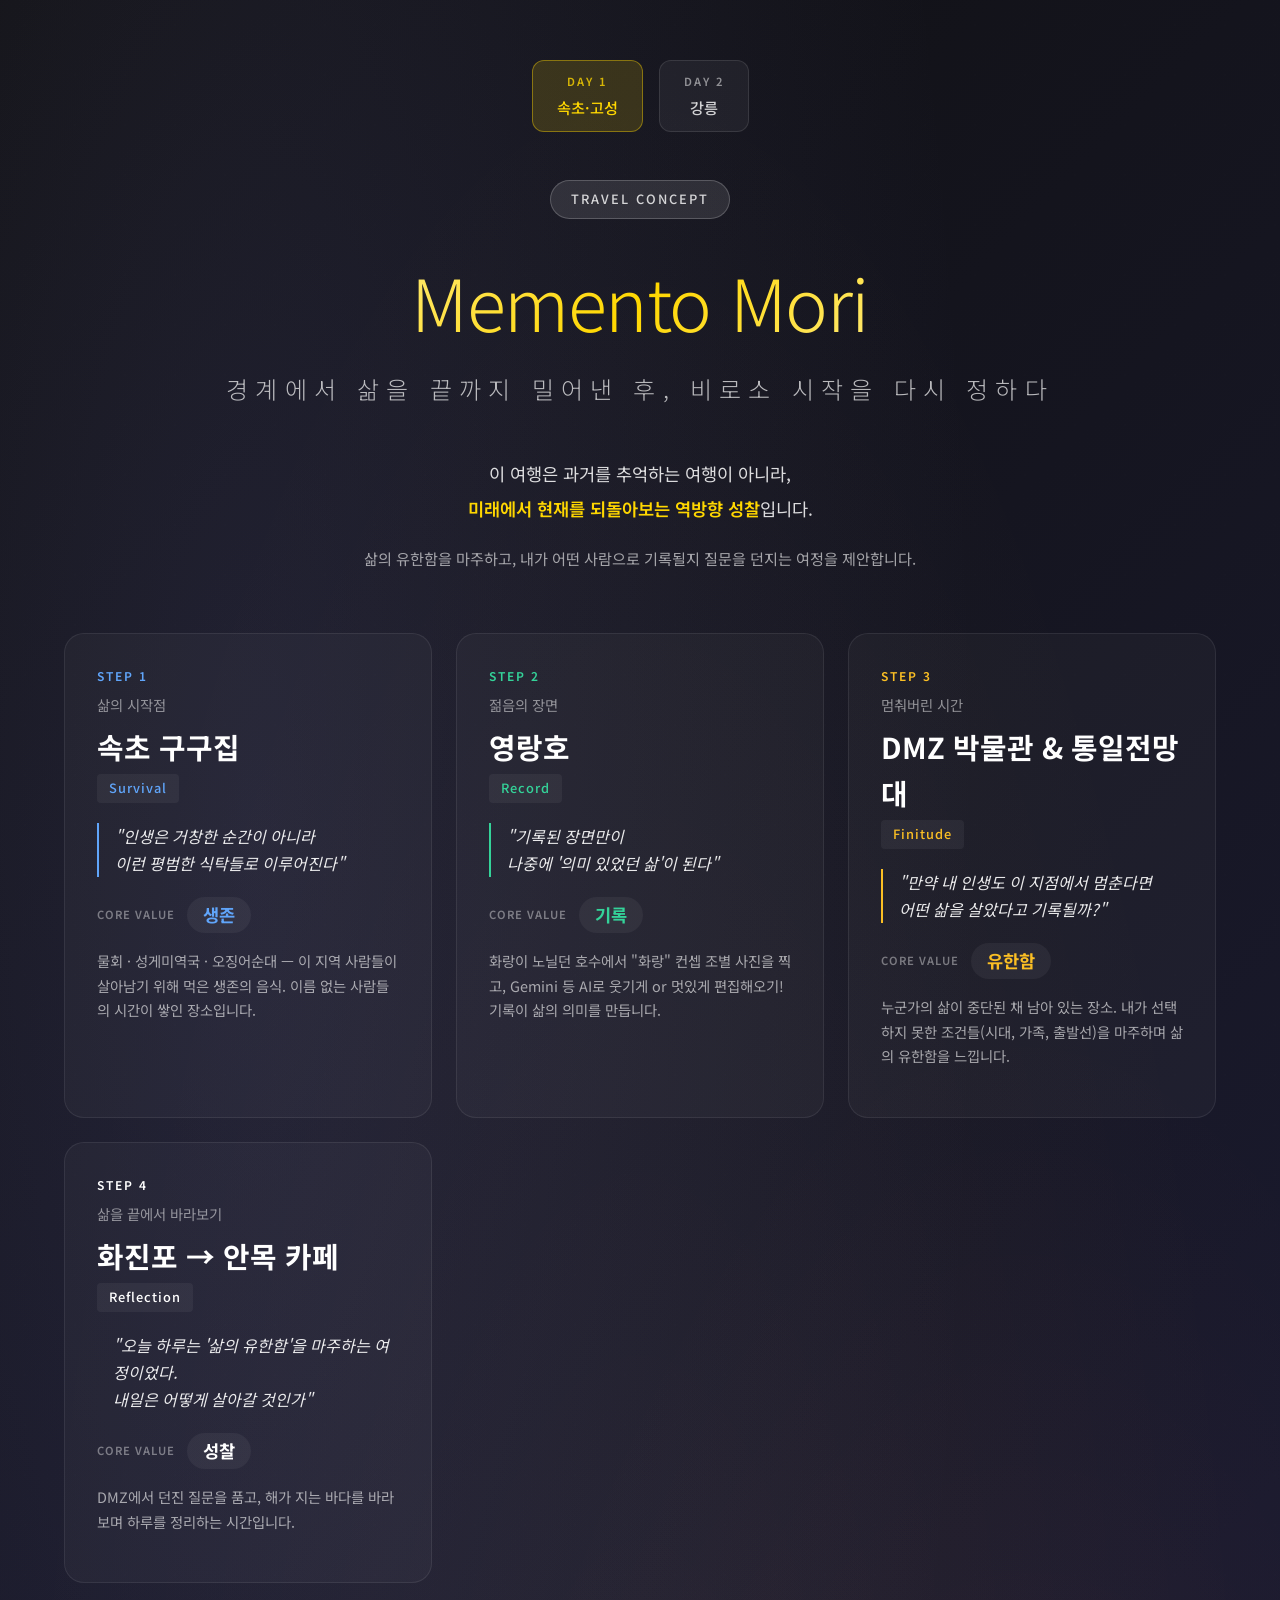
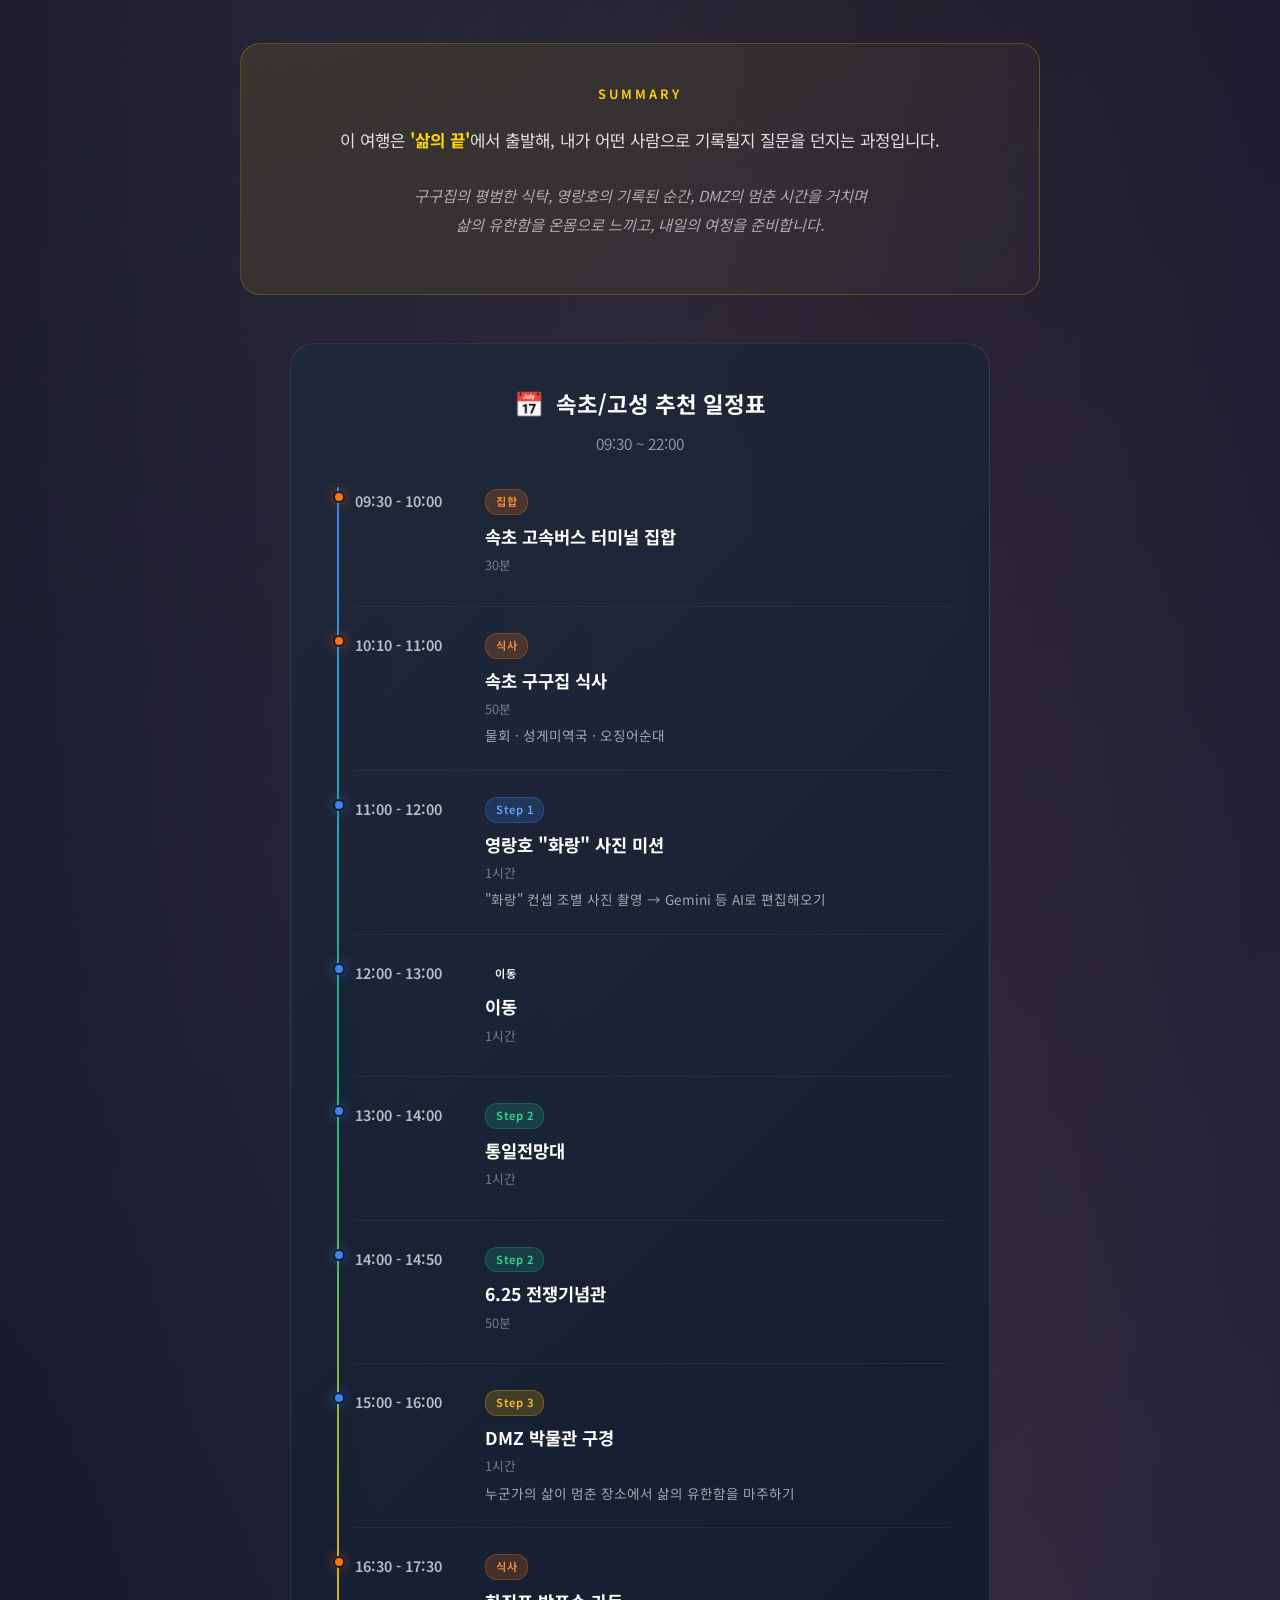
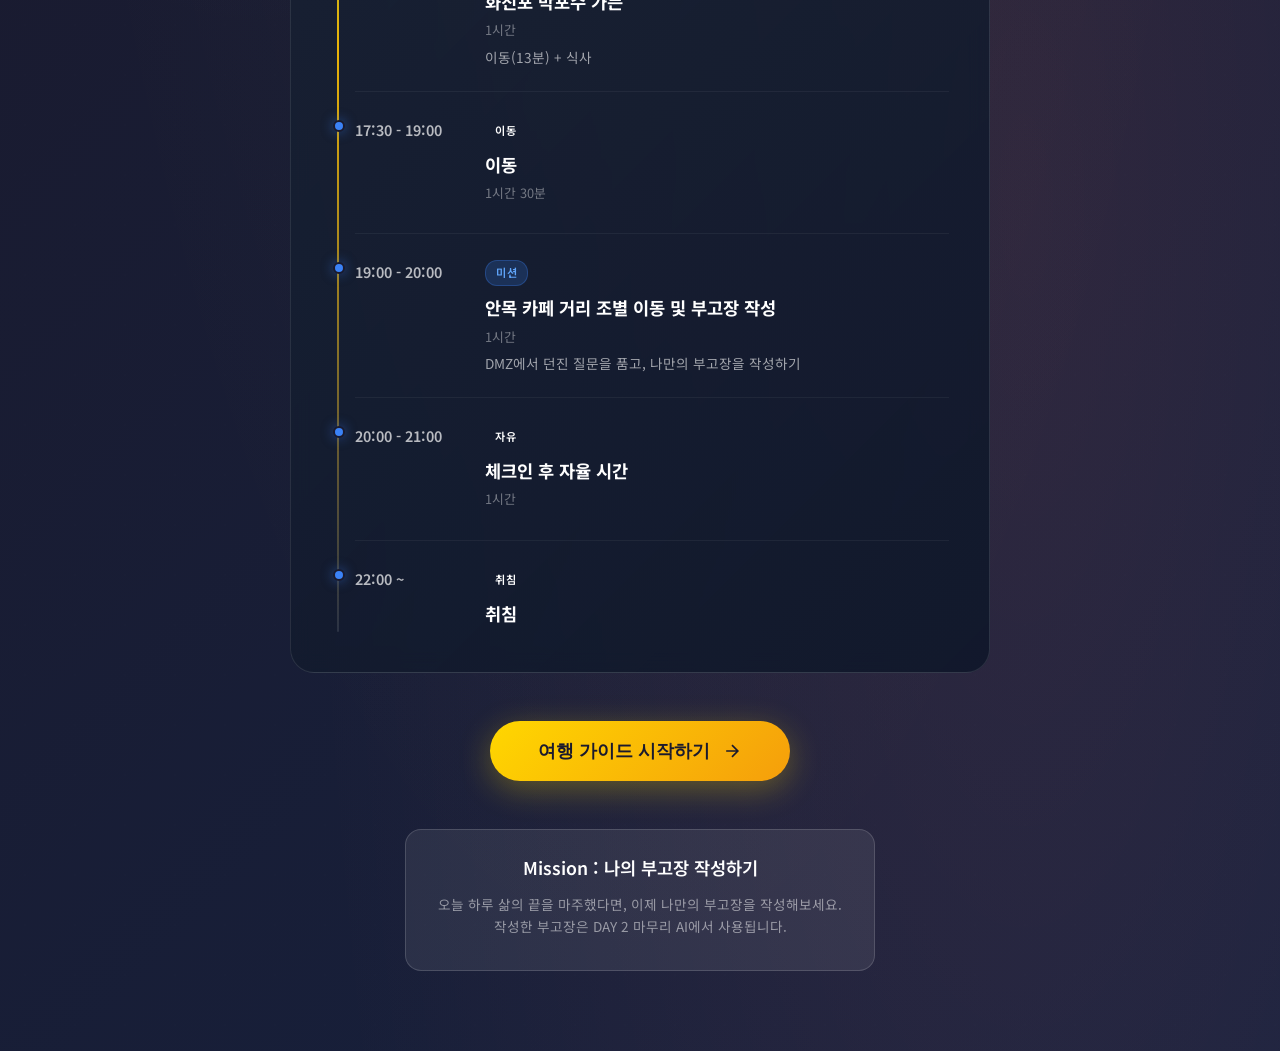
<file: index.html>
<!DOCTYPE html>
<html lang="ko">
<head>
  <meta charset="UTF-8">
  <meta name="viewport" content="width=device-width, initial-scale=1.0">
  <meta name="description" content="속초·고성 여행 코스 - Memento Mori. 삶을 끝에서 바라보는 성찰의 여정">
  <meta name="keywords" content="속초, 고성, DMZ, 영랑호, 화진포, 통일전망대, 속초맛집, 속초카페">
  <title>DAY 1 — 속초·고성 | Memento Mori</title>
  <link rel="preconnect" href="https://fonts.googleapis.com">
  <link rel="preconnect" href="https://fonts.gstatic.com" crossorigin>
  <link href="https://fonts.googleapis.com/css2?family=Noto+Sans+KR:wght@400;500;600;700&display=swap" rel="stylesheet">
  <link rel="stylesheet" href="css/style.css">
  <link rel="stylesheet" href="css/day1.css">
</head>
<body>
  <!-- Intro Page -->
  <section class="intro-page" id="introPage">
    <div class="intro-overlay"></div>
    <div class="intro-content">
      <!-- Day Navigation -->
      <div class="day-nav">
        <span class="day-nav-item active">
          <span class="day-nav-number">DAY 1</span>
          <span class="day-nav-place">속초·고성</span>
        </span>
        <a href="day2.html" class="day-nav-item">
          <span class="day-nav-number">DAY 2</span>
          <span class="day-nav-place">강릉</span>
        </a>
      </div>

      <div class="intro-header">
        <span class="intro-badge">Travel Concept</span>
        <h1 class="intro-title">Memento Mori</h1>
        <p class="intro-subtitle-en">경계에서 삶을 끝까지 밀어낸 후, 비로소 시작을 다시 정하다</p>
      </div>

      <div class="intro-description">
        <p>이 여행은 과거를 추억하는 여행이 아니라,<br>
        <strong>미래에서 현재를 되돌아보는 역방향 성찰</strong>입니다.</p>
        <p class="intro-description-sub">삶의 유한함을 마주하고, 내가 어떤 사람으로 기록될지 질문을 던지는 여정을 제안합니다.</p>
      </div>

      <!-- DAY 2 스타일 스텝 카드 -->
      <div class="intro-steps">
        <!-- Step 1 -->
        <div class="intro-step">
          <div class="step-number">Step 1</div>
          <div class="step-phase">삶의 시작점</div>
          <h3 class="step-place">속초 구구집</h3>
          <span class="step-keyword">Survival</span>
          <p class="step-question">"인생은 거창한 순간이 아니라<br>이런 평범한 식탁들로 이루어진다"</p>
          <div class="step-value">
            <span class="value-label">Core Value</span>
            <span class="value-text">생존</span>
          </div>
          <p class="step-context">물회 · 성게미역국 · 오징어순대 — 이 지역 사람들이 살아남기 위해 먹은 생존의 음식. 이름 없는 사람들의 시간이 쌓인 장소입니다.</p>
        </div>

        <!-- Step 2 -->
        <div class="intro-step">
          <div class="step-number">Step 2</div>
          <div class="step-phase">젊음의 장면</div>
          <h3 class="step-place">영랑호</h3>
          <span class="step-keyword">Record</span>
          <p class="step-question">"기록된 장면만이<br>나중에 '의미 있었던 삶'이 된다"</p>
          <div class="step-value">
            <span class="value-label">Core Value</span>
            <span class="value-text">기록</span>
          </div>
          <p class="step-context">화랑이 노닐던 호수에서 "화랑" 컨셉 조별 사진을 찍고, Gemini 등 AI로 웃기게 or 멋있게 편집해오기! 기록이 삶의 의미를 만듭니다.</p>
        </div>

        <!-- Step 3 -->
        <div class="intro-step">
          <div class="step-number">Step 3</div>
          <div class="step-phase">멈춰버린 시간</div>
          <h3 class="step-place">DMZ 박물관 & 통일전망대</h3>
          <span class="step-keyword">Finitude</span>
          <p class="step-question">"만약 내 인생도 이 지점에서 멈춘다면<br>어떤 삶을 살았다고 기록될까?"</p>
          <div class="step-value">
            <span class="value-label">Core Value</span>
            <span class="value-text">유한함</span>
          </div>
          <p class="step-context">누군가의 삶이 중단된 채 남아 있는 장소. 내가 선택하지 못한 조건들(시대, 가족, 출발선)을 마주하며 삶의 유한함을 느낍니다.</p>
        </div>

        <!-- Step 4 -->
        <div class="intro-step">
          <div class="step-number">Step 4</div>
          <div class="step-phase">삶을 끝에서 바라보기</div>
          <h3 class="step-place">화진포 → 안목 카페</h3>
          <span class="step-keyword">Reflection</span>
          <p class="step-question">"오늘 하루는 '삶의 유한함'을 마주하는 여정이었다.<br>내일은 어떻게 살아갈 것인가"</p>
          <div class="step-value">
            <span class="value-label">Core Value</span>
            <span class="value-text">성찰</span>
          </div>
          <p class="step-context">DMZ에서 던진 질문을 품고, 해가 지는 바다를 바라보며 하루를 정리하는 시간입니다.</p>
        </div>
      </div>

      <div class="intro-summary">
        <div class="summary-box">
          <h4>Summary</h4>
          <p>이 여행은 <strong>'삶의 끝'</strong>에서 출발해, 내가 어떤 사람으로 기록될지 질문을 던지는 과정입니다.</p>
          <p class="summary-closing">구구집의 평범한 식탁, 영랑호의 기록된 순간, DMZ의 멈춘 시간을 거치며<br>
          <em>삶의 유한함</em>을 온몸으로 느끼고, 내일의 여정을 준비합니다.</p>
        </div>
      </div>

      <!-- Daily Schedule -->
      <div class="intro-schedule">
        <h3 class="schedule-title">
          <span class="schedule-icon">&#128197;</span>
          속초/고성 추천 일정표
        </h3>
        <p class="schedule-subtitle">09:30 ~ 22:00</p>

        <div class="schedule-timeline">
          <div class="schedule-item meal">
            <div class="schedule-time">09:30 - 10:00</div>
            <div class="schedule-content">
              <span class="schedule-badge meal-badge">집합</span>
              <h4>속초 고속버스 터미널 집합</h4>
              <p class="schedule-duration">30분</p>
            </div>
          </div>

          <div class="schedule-item meal">
            <div class="schedule-time">10:10 - 11:00</div>
            <div class="schedule-content">
              <span class="schedule-badge meal-badge">식사</span>
              <h4>속초 구구집 식사</h4>
              <p class="schedule-duration">50분</p>
              <p class="schedule-note">물회 · 성게미역국 · 오징어순대</p>
            </div>
          </div>

          <div class="schedule-item">
            <div class="schedule-time">11:00 - 12:00</div>
            <div class="schedule-content">
              <span class="schedule-badge step1">Step 1</span>
              <h4>영랑호 "화랑" 사진 미션</h4>
              <p class="schedule-duration">1시간</p>
              <p class="schedule-note">"화랑" 컨셉 조별 사진 촬영 → Gemini 등 AI로 편집해오기</p>
            </div>
          </div>

          <div class="schedule-item">
            <div class="schedule-time">12:00 - 13:00</div>
            <div class="schedule-content">
              <span class="schedule-badge">이동</span>
              <h4>이동</h4>
              <p class="schedule-duration">1시간</p>
            </div>
          </div>

          <div class="schedule-item">
            <div class="schedule-time">13:00 - 14:00</div>
            <div class="schedule-content">
              <span class="schedule-badge step2">Step 2</span>
              <h4>통일전망대</h4>
              <p class="schedule-duration">1시간</p>
            </div>
          </div>

          <div class="schedule-item">
            <div class="schedule-time">14:00 - 14:50</div>
            <div class="schedule-content">
              <span class="schedule-badge step2">Step 2</span>
              <h4>6.25 전쟁기념관</h4>
              <p class="schedule-duration">50분</p>
            </div>
          </div>

          <div class="schedule-item">
            <div class="schedule-time">15:00 - 16:00</div>
            <div class="schedule-content">
              <span class="schedule-badge step3">Step 3</span>
              <h4>DMZ 박물관 구경</h4>
              <p class="schedule-duration">1시간</p>
              <p class="schedule-note">누군가의 삶이 멈춘 장소에서 삶의 유한함을 마주하기</p>
            </div>
          </div>

          <div class="schedule-item meal">
            <div class="schedule-time">16:30 - 17:30</div>
            <div class="schedule-content">
              <span class="schedule-badge meal-badge">식사</span>
              <h4>화진포 박포수 가든</h4>
              <p class="schedule-duration">1시간</p>
              <p class="schedule-note">이동(13분) + 식사</p>
            </div>
          </div>

          <div class="schedule-item">
            <div class="schedule-time">17:30 - 19:00</div>
            <div class="schedule-content">
              <span class="schedule-badge">이동</span>
              <h4>이동</h4>
              <p class="schedule-duration">1시간 30분</p>
            </div>
          </div>

          <div class="schedule-item">
            <div class="schedule-time">19:00 - 20:00</div>
            <div class="schedule-content">
              <span class="schedule-badge step1">미션</span>
              <h4>안목 카페 거리 조별 이동 및 부고장 작성</h4>
              <p class="schedule-duration">1시간</p>
              <p class="schedule-note">DMZ에서 던진 질문을 품고, 나만의 부고장을 작성하기</p>
            </div>
          </div>

          <div class="schedule-item">
            <div class="schedule-time">20:00 - 21:00</div>
            <div class="schedule-content">
              <span class="schedule-badge">자유</span>
              <h4>체크인 후 자율 시간</h4>
              <p class="schedule-duration">1시간</p>
            </div>
          </div>

          <div class="schedule-item">
            <div class="schedule-time">22:00 ~</div>
            <div class="schedule-content">
              <span class="schedule-badge">취침</span>
              <h4>취침</h4>
            </div>
          </div>
        </div>
      </div>

      <button class="intro-cta" id="enterSite">
        <span>여행 가이드 시작하기</span>
        <svg width="20" height="20" viewBox="0 0 24 24" fill="none" stroke="currentColor" stroke-width="2">
          <path d="M5 12h14M12 5l7 7-7 7"/>
        </svg>
      </button>

      <!-- 부고장 작성 미션 -->
      <div class="intro-wrapup">
        <div class="wrapup-box">
          <h4>Mission : 나의 부고장 작성하기</h4>
          <p class="wrapup-instruction">오늘 하루 삶의 끝을 마주했다면, 이제 나만의 부고장을 작성해보세요.<br>작성한 부고장은 DAY 2 마무리 AI에서 사용됩니다.</p>
        </div>
      </div>
    </div>
  </section>

  <!-- Main Site (가이드 탭) -->
  <div class="main-site" id="mainSite">

  <!-- Header -->
  <header class="header">
    <div class="container">
      <nav class="nav">
        <a href="#" class="logo">
          <span class="logo-icon">&#127969;</span>
          <span class="logo-text">속초 여행 가이드</span>
        </a>
        <ul class="nav-links">
          <li><a href="#restaurants" class="nav-section-link" data-page="restaurant">맛집 목록</a></li>
          <li><a href="#cafes" class="nav-section-link" data-page="cafe">카페 목록</a></li>
          <li><a href="#info">여행 정보</a></li>
        </ul>
        <button class="mobile-menu-btn" aria-label="메뉴">
          <span></span>
          <span></span>
          <span></span>
        </button>
      </nav>
    </div>
  </header>

  <!-- Main Tab Navigation -->
  <div class="main-tabs">
    <div class="container">
      <div class="tab-buttons">
        <button class="tab-btn active" data-tab="restaurant">
          <span class="tab-icon">&#127858;</span>
          <span class="tab-text">속초 맛집</span>
        </button>
        <button class="tab-btn" data-tab="cafe">
          <span class="tab-icon">&#9749;</span>
          <span class="tab-text">속초 카페</span>
        </button>
      </div>
    </div>
  </div>

  <!-- Tab Content: Restaurant -->
  <div class="tab-content active" data-tab-content="restaurant">

  <section class="hero restaurant-hero">
    <div class="hero-overlay"></div>
    <div class="hero-content">
      <h1 class="hero-title">속초 맛집 가이드</h1>
      <p class="hero-subtitle">속초 현지인이 추천하는<br>검증된 맛집 리스트</p>
      <div class="hero-stats">
        <div class="stat">
          <span class="stat-number" id="totalRestaurants">7</span>
          <span class="stat-label">검증된 식당</span>
        </div>
        <div class="stat">
          <span class="stat-number">2</span>
          <span class="stat-label">핫플레이스</span>
        </div>
        <div class="stat">
          <span class="stat-number">2026.02.10</span>
          <span class="stat-label">마지막 업데이트</span>
        </div>
      </div>
      <a href="#restaurants" class="hero-cta">맛집 둘러보기</a>
    </div>
  </section>

  <section class="quick-filter restaurant-filter">
    <div class="container">
      <div class="filter-buttons">
        <button class="filter-btn active" data-restaurant-filter="all">전체</button>
        <button class="filter-btn" data-restaurant-filter="sokcho-city">속초 시내</button>
        <button class="filter-btn" data-restaurant-filter="daepo">대포항</button>
        <button class="filter-btn hotplace-filter" data-restaurant-filter="hotplace">핫플</button>
        <button class="filter-btn" data-restaurant-filter="group">단체 가능</button>
      </div>
    </div>
  </section>

  <section id="restaurants" class="restaurants-section">
    <div class="container">
      <h2 class="section-title">속초 맛집</h2>
      <p class="section-desc">모든 정보는 네이버 지도를 통해 검증했습니다</p>
      <div class="sort-options">
        <select id="restaurantSortSelect">
          <option value="reviews">리뷰 많은순</option>
          <option value="name">이름순</option>
        </select>
      </div>
      <div class="restaurant-grid" id="restaurantGrid"></div>
    </div>
  </section>

  <section class="info-section restaurant-info">
    <div class="container">
      <h2 class="section-title">속초 여행 정보</h2>
      <div class="info-grid">
        <div class="info-card">
          <div class="info-icon">&#127970;</div>
          <h3>속초 중앙시장</h3>
          <p>속초 최대 전통시장<br>닭강정, 순대 등 먹거리<br>관광형 시장으로 유명</p>
        </div>
        <div class="info-card">
          <div class="info-icon">&#9968;</div>
          <h3>설악산</h3>
          <p>한국 대표 명산<br>울산바위, 비선대, 권금성<br>사계절 다양한 트레킹</p>
        </div>
        <div class="info-card">
          <div class="info-icon">&#9888;</div>
          <h3>주의사항</h3>
          <p>화·수요일 휴무 맛집 다수<br>영업시간 사전 확인 필수<br>주말 웨이팅 가능성</p>
        </div>
        <div class="info-card">
          <div class="info-icon">&#128663;</div>
          <h3>이동 팁</h3>
          <p>속초IC에서 시내 약 15분<br>대포항 ↔ 속초시내 차량 10분<br>속초해변 드라이브 추천</p>
        </div>
      </div>
    </div>
  </section>

  </div><!-- End Tab Content: Restaurant -->

  <!-- Tab Content: Cafe -->
  <div class="tab-content" data-tab-content="cafe">

  <section class="hero">
    <div class="hero-overlay"></div>
    <div class="hero-content">
      <h1 class="hero-title">속초 카페 가이드</h1>
      <p class="hero-subtitle">설악산뷰부터 감성 카페까지<br>속초의 검증된 카페 정보</p>
      <div class="hero-stats">
        <div class="stat">
          <span class="stat-number" id="totalCafes">6</span>
          <span class="stat-label">검증된 카페</span>
        </div>
        <div class="stat">
          <span class="stat-number">3</span>
          <span class="stat-label">마운틴뷰 카페</span>
        </div>
        <div class="stat">
          <span class="stat-number">2026.02.10</span>
          <span class="stat-label">마지막 업데이트</span>
        </div>
      </div>
      <a href="#cafes" class="hero-cta">카페 둘러보기</a>
    </div>
  </section>

  <section class="quick-filter">
    <div class="container">
      <div class="filter-buttons">
        <button class="filter-btn active" data-filter="all">전체</button>
        <button class="filter-btn" data-filter="mountain">마운틴뷰</button>
        <button class="filter-btn" data-filter="dessert">디저트</button>
      </div>
    </div>
  </section>

  <section id="cafes" class="cafes-section">
    <div class="container">
      <h2 class="section-title">속초 카페</h2>
      <p class="section-desc">모든 정보는 네이버 지도를 통해 검증했습니다</p>
      <div class="sort-options">
        <select id="sortSelect">
          <option value="reviews">리뷰 많은순</option>
          <option value="name">이름순</option>
        </select>
      </div>
      <div class="cafe-grid" id="cafeGrid"></div>
    </div>
  </section>

  <section id="info" class="info-section">
    <div class="container">
      <h2 class="section-title">카페 이용 정보</h2>
      <div class="info-grid">
        <div class="info-card">
          <div class="info-icon">&#9968;</div>
          <h3>설악산뷰 카페</h3>
          <p>속초 카페의 가장 큰 매력<br>설악산과 울산바위 조망<br>날씨 좋은 날 방문 추천</p>
        </div>
        <div class="info-card">
          <div class="info-icon">&#128663;</div>
          <h3>주차 정보</h3>
          <p>대부분 카페 주차 가능<br>시내 카페는 공영주차장 이용<br>주말은 주차장 혼잡 가능</p>
        </div>
        <div class="info-card">
          <div class="info-icon">&#9200;</div>
          <h3>추천 방문 시간</h3>
          <p>오전 10시 ~ 오후 6시<br>라스트오더 확인 필수<br>수요일 휴무 카페 다수</p>
        </div>
        <div class="info-card">
          <div class="info-icon">&#128247;</div>
          <h3>포토 스팟</h3>
          <p>카페 긷: 울산바위 전망<br>시드누아: 설악산 통창<br>다온: 설악산 파노라마뷰</p>
        </div>
      </div>
    </div>
  </section>

  </div><!-- End Tab Content: Cafe -->

  <!-- Footer -->
  <footer class="footer">
    <div class="container">
      <div class="footer-content">
        <div class="footer-info">
          <h3>속초 여행 가이드</h3>
          <p>속초 여행을 계획하는 모든 분들을 위한 검증된 맛집·카페 정보</p>
          <p class="footer-update">마지막 업데이트: 2026.02.10</p>
        </div>
        <div class="footer-links">
          <h4>바로가기</h4>
          <ul>
            <li><a href="#restaurants">맛집 목록</a></li>
            <li><a href="#cafes">카페 목록</a></li>
            <li><a href="#info">여행 정보</a></li>
          </ul>
        </div>
        <div class="footer-disclaimer">
          <h4>안내</h4>
          <p>본 사이트의 정보는 네이버 지도를 기반으로 검증되었습니다. 방문 전 영업시간을 다시 한번 확인해주세요.</p>
        </div>
      </div>
      <div class="footer-bottom">
        <p>&copy; 2026 속초 여행 가이드. All rights reserved.</p>
      </div>
    </div>
  </footer>

  </div><!-- End Main Site -->

  <!-- Modal -->
  <div class="modal" id="cafeModal">
    <div class="modal-overlay"></div>
    <div class="modal-content">
      <button class="modal-close">&times;</button>
      <div class="modal-body" id="modalBody"></div>
    </div>
  </div>

  <script src="js/day1-app.js"></script>
</body>
</html>
</file>
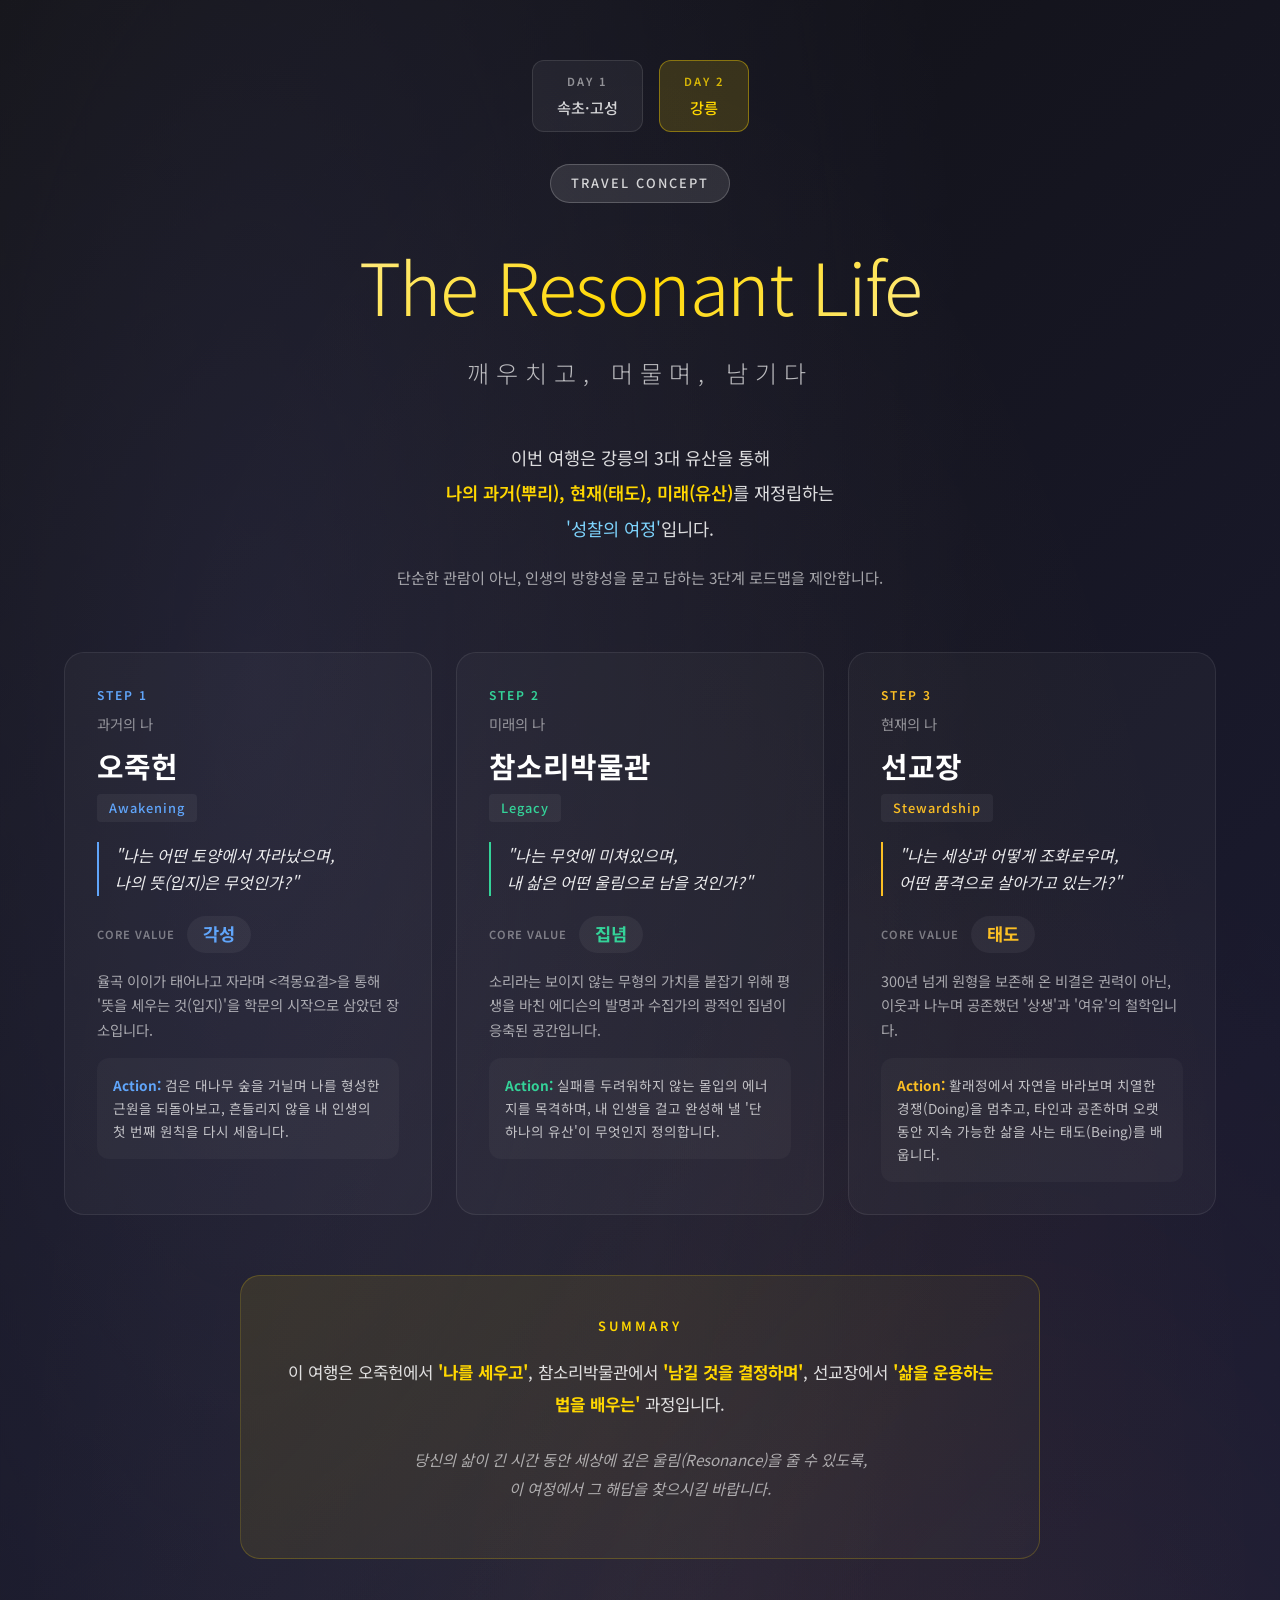
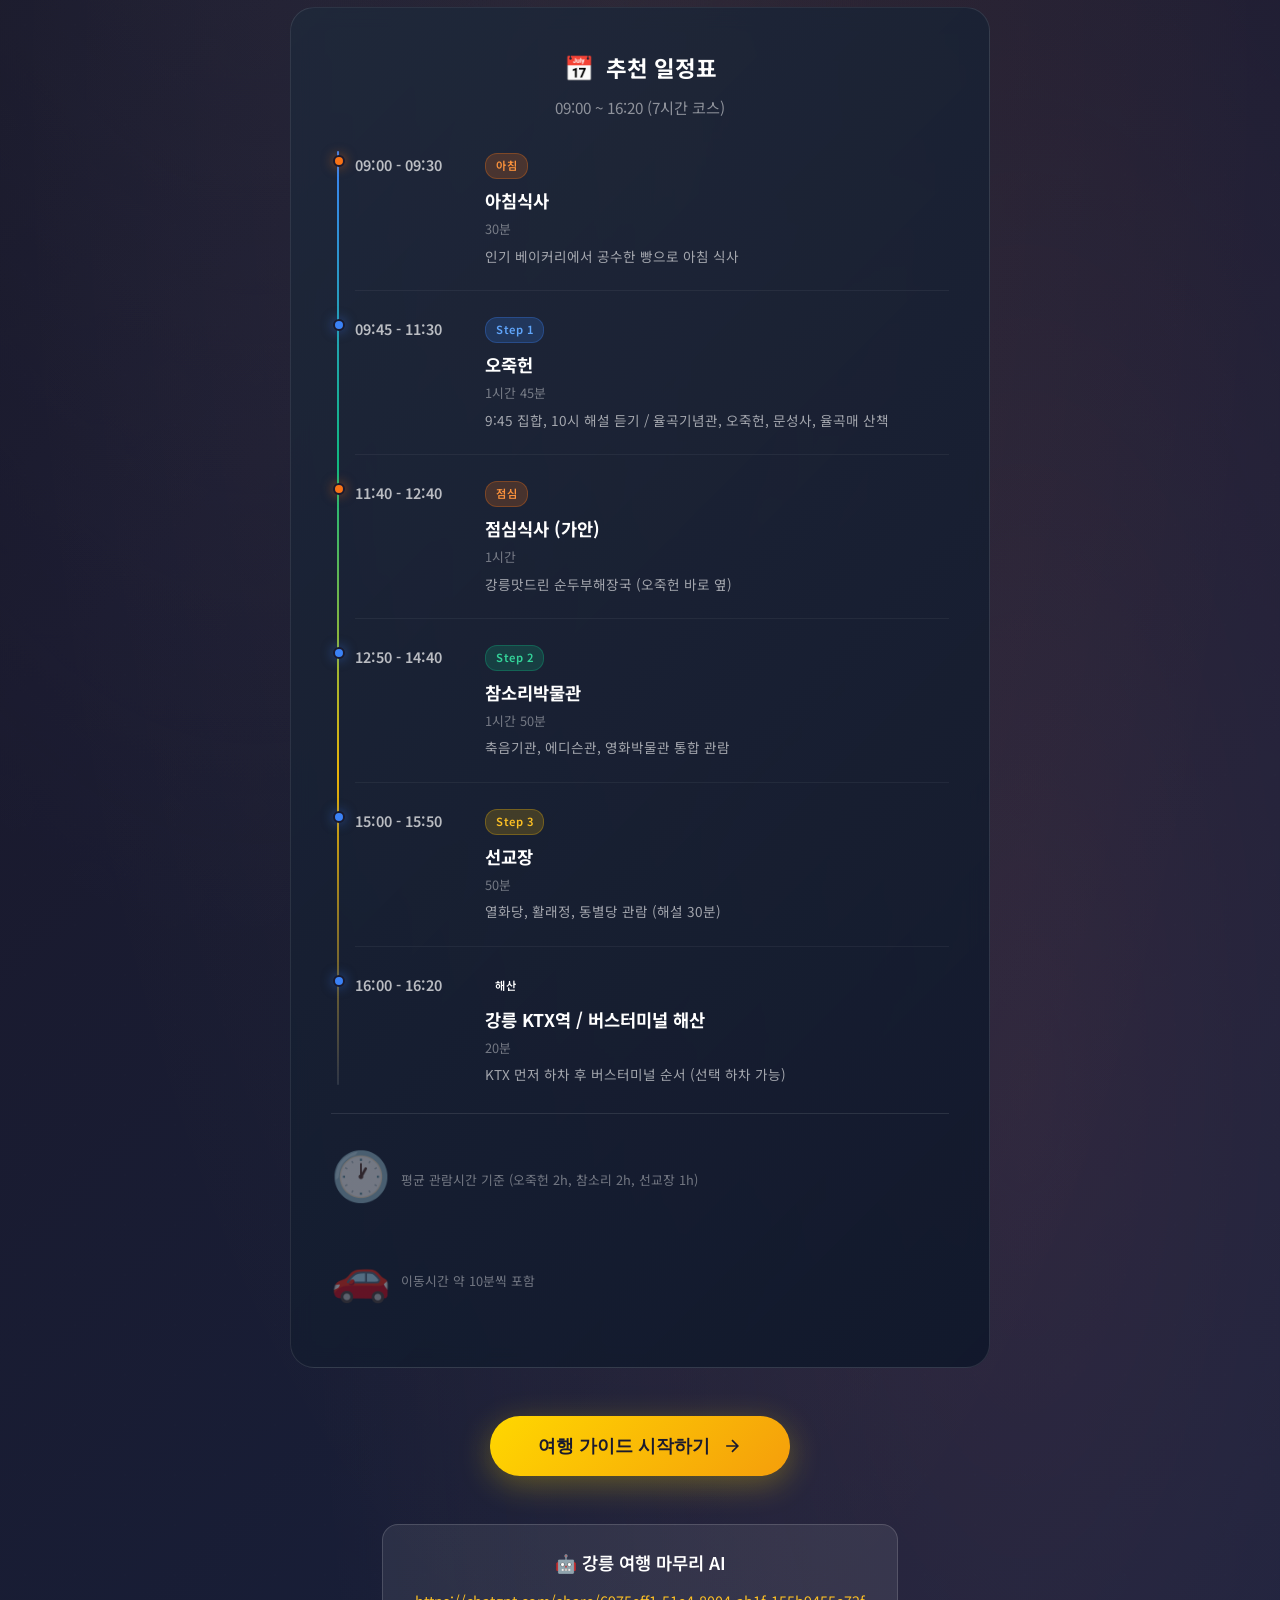
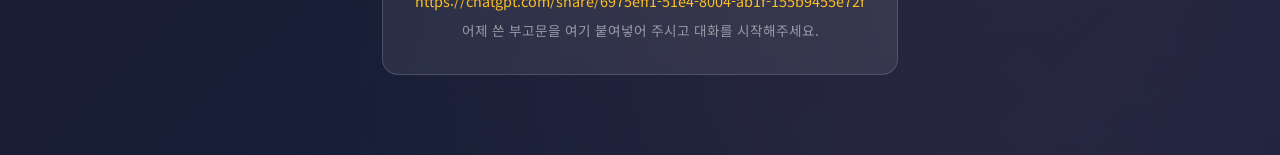
<file: day2.html>
<!DOCTYPE html>
<html lang="ko">
<head>
  <meta charset="UTF-8">
  <meta name="viewport" content="width=device-width, initial-scale=1.0">
  <meta name="description" content="강릉 안목 카페거리의 모든 카페를 검증된 정보로 제공합니다. 오션뷰, 루프탑, 디저트 맛집까지 완벽 가이드!">
  <meta name="keywords" content="강릉, 안목해변, 카페거리, 오션뷰카페, 강릉카페, 안목카페">
  <title>안목 카페거리 완벽가이드 | 강릉 여행 필수 코스</title>
  <link rel="preconnect" href="https://fonts.googleapis.com">
  <link rel="preconnect" href="https://fonts.gstatic.com" crossorigin>
  <link href="https://fonts.googleapis.com/css2?family=Noto+Sans+KR:wght@400;500;600;700&display=swap" rel="stylesheet">
  <link rel="stylesheet" href="css/style.css">
</head>
<body>
  <!-- Intro Page -->
  <section class="intro-page" id="introPage">
    <div class="intro-overlay"></div>
    <div class="intro-content">
      <!-- Day Navigation -->
      <div class="day-nav">
        <a href="index.html" class="day-nav-item">
          <span class="day-nav-number">DAY 1</span>
          <span class="day-nav-place">속초·고성</span>
        </a>
        <span class="day-nav-item active">
          <span class="day-nav-number">DAY 2</span>
          <span class="day-nav-place">강릉</span>
        </span>
      </div>

      <div class="intro-header">
        <span class="intro-badge">Travel Concept</span>
        <h1 class="intro-title">The Resonant Life</h1>
        <p class="intro-subtitle-en">깨우치고, 머물며, 남기다</p>
      </div>

      <div class="intro-description">
        <p>이번 여행은 강릉의 3대 유산을 통해<br>
        <strong>나의 과거(뿌리), 현재(태도), 미래(유산)</strong>를 재정립하는<br>
        <em>'성찰의 여정'</em>입니다.</p>
        <p class="intro-description-sub">단순한 관람이 아닌, 인생의 방향성을 묻고 답하는 3단계 로드맵을 제안합니다.</p>
      </div>

      <div class="intro-steps">
        <!-- Step 1 -->
        <div class="intro-step">
          <div class="step-number">Step 1</div>
          <div class="step-phase">과거의 나</div>
          <h3 class="step-place">오죽헌</h3>
          <span class="step-keyword">Awakening</span>
          <p class="step-question">"나는 어떤 토양에서 자라났으며,<br>나의 뜻(입지)은 무엇인가?"</p>
          <div class="step-value">
            <span class="value-label">Core Value</span>
            <span class="value-text">각성</span>
          </div>
          <p class="step-context">율곡 이이가 태어나고 자라며 &lt;격몽요결&gt;을 통해 '뜻을 세우는 것(입지)'을 학문의 시작으로 삼았던 장소입니다.</p>
          <p class="step-action"><strong>Action:</strong> 검은 대나무 숲을 거닐며 나를 형성한 근원을 되돌아보고, 흔들리지 않을 내 인생의 첫 번째 원칙을 다시 세웁니다.</p>
        </div>

        <!-- Step 2 -->
        <div class="intro-step">
          <div class="step-number">Step 2</div>
          <div class="step-phase">미래의 나</div>
          <h3 class="step-place">참소리박물관</h3>
          <span class="step-keyword">Legacy</span>
          <p class="step-question">"나는 무엇에 미쳐있으며,<br>내 삶은 어떤 울림으로 남을 것인가?"</p>
          <div class="step-value">
            <span class="value-label">Core Value</span>
            <span class="value-text">집념</span>
          </div>
          <p class="step-context">소리라는 보이지 않는 무형의 가치를 붙잡기 위해 평생을 바친 에디슨의 발명과 수집가의 광적인 집념이 응축된 공간입니다.</p>
          <p class="step-action"><strong>Action:</strong> 실패를 두려워하지 않는 몰입의 에너지를 목격하며, 내 인생을 걸고 완성해 낼 '단 하나의 유산'이 무엇인지 정의합니다.</p>
        </div>

        <!-- Step 3 -->
        <div class="intro-step">
          <div class="step-number">Step 3</div>
          <div class="step-phase">현재의 나</div>
          <h3 class="step-place">선교장</h3>
          <span class="step-keyword">Stewardship</span>
          <p class="step-question">"나는 세상과 어떻게 조화로우며,<br>어떤 품격으로 살아가고 있는가?"</p>
          <div class="step-value">
            <span class="value-label">Core Value</span>
            <span class="value-text">태도</span>
          </div>
          <p class="step-context">300년 넘게 원형을 보존해 온 비결은 권력이 아닌, 이웃과 나누며 공존했던 '상생'과 '여유'의 철학입니다.</p>
          <p class="step-action"><strong>Action:</strong> 활래정에서 자연을 바라보며 치열한 경쟁(Doing)을 멈추고, 타인과 공존하며 오랫동안 지속 가능한 삶을 사는 태도(Being)를 배웁니다.</p>
        </div>
      </div>

      <div class="intro-summary">
        <div class="summary-box">
          <h4>Summary</h4>
          <p>이 여행은 오죽헌에서 <strong>'나를 세우고'</strong>, 참소리박물관에서 <strong>'남길 것을 결정하며'</strong>, 선교장에서 <strong>'삶을 운용하는 법을 배우는'</strong> 과정입니다.</p>
          <p class="summary-closing">당신의 삶이 긴 시간 동안 세상에 깊은 울림(Resonance)을 줄 수 있도록,<br>이 여정에서 그 해답을 찾으시길 바랍니다.</p>
        </div>
      </div>

      <!-- Daily Schedule -->
      <div class="intro-schedule">
        <h3 class="schedule-title">
          <span class="schedule-icon">&#128197;</span>
          추천 일정표
        </h3>
        <p class="schedule-subtitle">09:00 ~ 16:20 (7시간 코스)</p>

        <div class="schedule-timeline">
          <div class="schedule-item meal">
            <div class="schedule-time">09:00 - 09:30</div>
            <div class="schedule-content">
              <span class="schedule-badge meal-badge">아침</span>
              <h4>아침식사</h4>
              <p class="schedule-duration">30분</p>
              <p class="schedule-note">인기 베이커리에서 공수한 빵으로 아침 식사</p>
            </div>
          </div>

          <div class="schedule-item">
            <div class="schedule-time">09:45 - 11:30</div>
            <div class="schedule-content">
              <span class="schedule-badge step1">Step 1</span>
              <h4>오죽헌</h4>
              <p class="schedule-duration">1시간 45분</p>
              <p class="schedule-note">9:45 집합, 10시 해설 듣기 / 율곡기념관, 오죽헌, 문성사, 율곡매 산책</p>
            </div>
          </div>

          <div class="schedule-item meal">
            <div class="schedule-time">11:40 - 12:40</div>
            <div class="schedule-content">
              <span class="schedule-badge meal-badge">점심</span>
              <h4>점심식사 (가안)</h4>
              <p class="schedule-duration">1시간</p>
              <p class="schedule-note">강릉맛드린 순두부해장국 (오죽헌 바로 옆)</p>
            </div>
          </div>

          <div class="schedule-item">
            <div class="schedule-time">12:50 - 14:40</div>
            <div class="schedule-content">
              <span class="schedule-badge step2">Step 2</span>
              <h4>참소리박물관</h4>
              <p class="schedule-duration">1시간 50분</p>
              <p class="schedule-note">축음기관, 에디슨관, 영화박물관 통합 관람</p>
            </div>
          </div>

          <div class="schedule-item">
            <div class="schedule-time">15:00 - 15:50</div>
            <div class="schedule-content">
              <span class="schedule-badge step3">Step 3</span>
              <h4>선교장</h4>
              <p class="schedule-duration">50분</p>
              <p class="schedule-note">열화당, 활래정, 동별당 관람 (해설 30분)</p>
            </div>
          </div>

          <div class="schedule-item">
            <div class="schedule-time">16:00 - 16:20</div>
            <div class="schedule-content">
              <span class="schedule-badge">해산</span>
              <h4>강릉 KTX역 / 버스터미널 해산</h4>
              <p class="schedule-duration">20분</p>
              <p class="schedule-note">KTX 먼저 하차 후 버스터미널 순서 (선택 하차 가능)</p>
            </div>
          </div>
        </div>

        <div class="schedule-info">
          <p class="info-item"><span class="info-icon">&#128336;</span> 평균 관람시간 기준 (오죽헌 2h, 참소리 2h, 선교장 1h)</p>
          <p class="info-item"><span class="info-icon">&#128663;</span> 이동시간 약 10분씩 포함</p>
        </div>
      </div>

      <button class="intro-cta" id="enterSite">
        <span>여행 가이드 시작하기</span>
        <svg width="20" height="20" viewBox="0 0 24 24" fill="none" stroke="currentColor" stroke-width="2">
          <path d="M5 12h14M12 5l7 7-7 7"/>
        </svg>
      </button>

      <!-- 여행 마무리 AI -->
      <div class="intro-wrapup">
        <div class="wrapup-box">
          <h4>&#129302; 강릉 여행 마무리 AI</h4>
          <p><a href="https://chatgpt.com/share/6975eff1-51e4-8004-ab1f-155b9455e72f" target="_blank">https://chatgpt.com/share/6975eff1-51e4-8004-ab1f-155b9455e72f</a></p>
          <p class="wrapup-instruction">어제 쓴 부고문을 여기 붙여넣어 주시고 대화를 시작해주세요.</p>
        </div>
      </div>
    </div>
  </section>

  <!-- Main Site Container -->
  <div class="main-site" id="mainSite">

  <!-- Header -->
  <header class="header">
    <div class="container">
      <nav class="nav">
        <a href="#" class="logo">
          <span class="logo-icon">&#9749;</span>
          <span class="logo-text">강릉 여행 가이드</span>
        </a>
        <ul class="nav-links">
          <li><a href="#cafes" class="nav-section-link" data-page="cafe">카페 목록</a></li>
          <li><a href="#restaurants" class="nav-section-link" data-page="restaurant">식당 목록</a></li>
          <li><a href="#info">여행 정보</a></li>
          <li><a href="#nightlife">야식/맥주</a></li>
        </ul>
        <button class="mobile-menu-btn" aria-label="메뉴">
          <span></span>
          <span></span>
          <span></span>
        </button>
      </nav>
    </div>
  </header>

  <!-- Main Tab Navigation -->
  <div class="main-tabs">
    <div class="container">
      <div class="tab-buttons">
        <button class="tab-btn active" data-tab="cafe">
          <span class="tab-icon">&#9749;</span>
          <span class="tab-text">안목 카페거리</span>
        </button>
        <button class="tab-btn" data-tab="restaurant">
          <span class="tab-icon">&#127858;</span>
          <span class="tab-text">경포 식당</span>
        </button>
        <button class="tab-btn" data-tab="editors-pick">
          <span class="tab-icon">&#11088;</span>
          <span class="tab-text">Editor's Pick</span>
        </button>
      </div>
    </div>
  </div>

  <!-- Tab Content: Cafe -->
  <div class="tab-content active" data-tab-content="cafe">

  <!-- Hero Section -->
  <section class="hero">
    <div class="hero-overlay"></div>
    <div class="hero-content">
      <h1 class="hero-title">안목 카페거리<br>완벽 가이드</h1>
      <p class="hero-subtitle">강릉 안목해변의 검증된 카페 정보를<br>한눈에 확인하세요</p>
      <div class="hero-stats">
        <div class="stat">
          <span class="stat-number" id="totalCafes">15</span>
          <span class="stat-label">검증된 카페</span>
        </div>
        <div class="stat">
          <span class="stat-number">13</span>
          <span class="stat-label">오션뷰 카페</span>
        </div>
        <div class="stat">
          <span class="stat-number">2026.01.25</span>
          <span class="stat-label">마지막 업데이트</span>
        </div>
      </div>
      <a href="#cafes" class="hero-cta">카페 둘러보기</a>
    </div>
  </section>

  <!-- Quick Filter -->
  <section class="quick-filter">
    <div class="container">
      <div class="filter-buttons">
        <button class="filter-btn active" data-filter="all">전체</button>
        <button class="filter-btn" data-filter="group">단체 가능</button>
        <button class="filter-btn" data-filter="rooftop">루프탑</button>
        <button class="filter-btn" data-filter="dessert">디저트 맛집</button>
        <button class="filter-btn" data-filter="pet">반려동물</button>
      </div>
    </div>
  </section>

  <!-- Cafe List -->
  <section id="cafes" class="cafes-section">
    <div class="container">
      <h2 class="section-title">카페 목록</h2>
      <p class="section-desc">모든 정보는 네이버 지도를 통해 직접 검증했습니다</p>

      <!-- Sort Options -->
      <div class="sort-options">
        <select id="sortSelect">
          <option value="reviews">리뷰 많은순</option>
          <option value="rating">평점 높은순</option>
          <option value="name">이름순</option>
        </select>
      </div>

      <!-- Cafe Grid -->
      <div class="cafe-grid" id="cafeGrid">
        <!-- Cafes will be loaded here by JavaScript -->
      </div>
    </div>
  </section>

  <!-- Travel Info -->
  <section id="info" class="info-section">
    <div class="container">
      <h2 class="section-title">여행 정보</h2>

      <div class="info-grid">
        <div class="info-card">
          <div class="info-icon">&#128663;</div>
          <h3>주차 정보</h3>
          <p>안목해변 공영주차장 이용<br>주말/성수기에는 혼잡할 수 있음<br>대부분의 카페에서 주차 가능</p>
        </div>
        <div class="info-card">
          <div class="info-icon">&#128652;</div>
          <h3>대중교통</h3>
          <p>강릉역에서 버스 이용<br>202, 300, 301번 버스<br>안목해변 정류장 하차</p>
        </div>
        <div class="info-card">
          <div class="info-icon">&#9200;</div>
          <h3>추천 방문 시간</h3>
          <p>오전 10시 ~ 오후 6시<br>일몰 시간대 특히 추천<br>주말은 혼잡할 수 있음</p>
        </div>
        <div class="info-card">
          <div class="info-icon">&#127965;</div>
          <h3>안목해변 소개</h3>
          <p>강릉시 송정동에 위치<br>커피거리로 유명한 해변<br>드라마 촬영지로도 인기</p>
        </div>
      </div>
    </div>
  </section>

  <!-- Nightlife Section -->
  <section id="nightlife" class="nightlife-section">
    <div class="container">
      <h2 class="section-title">야식 & 맥주</h2>
      <p class="section-desc">카페 투어 후 가볍게 즐기는 안목해변 근처 술집</p>

      <div class="nightlife-grid">
        <div class="nightlife-card featured">
          <div class="nightlife-badge">HOT</div>
          <div class="nightlife-icon">&#127867;</div>
          <h3>씨즐 (SEAZLE)</h3>
          <p class="nightlife-category">크래프트 맥주</p>
          <p class="nightlife-desc">안목 핫플! 지역 브루어리의 특별한 크래프트 맥주 컬렉션. 새벽까지 영업해서 2차로 딱!</p>
          <ul class="nightlife-info">
            <li><strong>추천:</strong> 크래프트 맥주</li>
            <li><strong>영업:</strong> ~01:30 (익일)</li>
            <li><strong>위치:</strong> 경강로 2668 1층</li>
          </ul>
          <a href="https://map.naver.com/p/search/씨즐%20강릉" target="_blank" class="nightlife-link">네이버 지도</a>
        </div>

        <div class="nightlife-card">
          <div class="nightlife-icon">&#127866;</div>
          <h3>더레브</h3>
          <p class="nightlife-category">치맥 전문</p>
          <p class="nightlife-desc">바삭한 후라이드 치킨과 시원한 생맥주의 조합. 2층 주점, 3층 펍으로 층마다 다른 분위기를 즐길 수 있어요.</p>
          <ul class="nightlife-info">
            <li><strong>추천:</strong> 후라이드 치킨 + 생맥주</li>
            <li><strong>영업:</strong> 17:00~</li>
            <li><strong>위치:</strong> 경강로 2661 2층</li>
          </ul>
          <a href="https://map.naver.com/p/search/더레브%20안목" target="_blank" class="nightlife-link">네이버 지도</a>
        </div>

        <div class="nightlife-card">
          <div class="nightlife-icon">&#127864;</div>
          <h3>안목해변 술집 문문</h3>
          <p class="nightlife-category">칵테일 & 요리주점</p>
          <p class="nightlife-desc">시그니처 칵테일이 유명한 분위기 좋은 요리주점. 반려동물 동반 가능, 노키즈존.</p>
          <ul class="nightlife-info">
            <li><strong>추천:</strong> 시그니처 칵테일</li>
            <li><strong>영업:</strong> 17:00~</li>
            <li><strong>위치:</strong> 경강로 2664 4층</li>
          </ul>
          <a href="https://map.naver.com/p/search/안목해변%20술집%20문문" target="_blank" class="nightlife-link">네이버 지도</a>
        </div>

        <div class="nightlife-card">
          <div class="nightlife-icon">&#127867;</div>
          <h3>레브앤에이</h3>
          <p class="nightlife-category">맥주 & 호프</p>
          <p class="nightlife-desc">안목해변 커피거리에서 간단하게 맥주 한 잔 즐기기 좋은 곳.</p>
          <ul class="nightlife-info">
            <li><strong>추천:</strong> 생맥주</li>
            <li><strong>영업:</strong> 17:00~</li>
            <li><strong>위치:</strong> 견소동</li>
          </ul>
          <a href="https://map.naver.com/p/search/레브앤에이%20강릉" target="_blank" class="nightlife-link">네이버 지도</a>
        </div>
      </div>
    </div>
  </section>

  </div><!-- End Tab Content: Cafe -->

  <!-- Tab Content: Restaurant -->
  <div class="tab-content" data-tab-content="restaurant">

  <!-- Restaurant Hero Section -->
  <section class="hero restaurant-hero">
    <div class="hero-overlay"></div>
    <div class="hero-content">
      <h1 class="hero-title">경포 맛집 가이드</h1>
      <p class="hero-subtitle">오죽헌 &amp; 참소리박물관 근처<br>일요일에도 영업하는 검증된 식당</p>
      <div class="hero-stats">
        <div class="stat">
          <span class="stat-number" id="totalRestaurants">10</span>
          <span class="stat-label">검증된 식당</span>
        </div>
        <div class="stat">
          <span class="stat-number">4</span>
          <span class="stat-label">핫플레이스</span>
        </div>
        <div class="stat">
          <span class="stat-number">2026.01.25</span>
          <span class="stat-label">마지막 업데이트</span>
        </div>
      </div>
      <a href="#restaurants" class="hero-cta">식당 둘러보기</a>
    </div>
  </section>

  <!-- Restaurant Quick Filter -->
  <section class="quick-filter restaurant-filter">
    <div class="container">
      <div class="filter-buttons">
        <button class="filter-btn active" data-restaurant-filter="all">전체</button>
        <button class="filter-btn" data-restaurant-filter="ojukheon">오죽헌 근처</button>
        <button class="filter-btn" data-restaurant-filter="chamsori">참소리박물관 근처</button>
        <button class="filter-btn hotplace-filter" data-restaurant-filter="hotplace">핫플</button>
        <button class="filter-btn" data-restaurant-filter="group">40인 단체</button>
      </div>
    </div>
  </section>

  <!-- Restaurant List -->
  <section id="restaurants" class="restaurants-section">
    <div class="container">
      <h2 class="section-title">일요일 영업 식당</h2>
      <p class="section-desc">모든 정보는 네이버 지도를 통해 직접 검증했습니다 (일요일 아침/점심 영업 확인)</p>

      <!-- Sort Options -->
      <div class="sort-options">
        <select id="restaurantSortSelect">
          <option value="reviews">리뷰 많은순</option>
          <option value="name">이름순</option>
        </select>
      </div>

      <!-- Restaurant Grid -->
      <div class="restaurant-grid" id="restaurantGrid">
        <!-- Restaurants will be loaded here by JavaScript -->
      </div>
    </div>
  </section>

  <!-- Restaurant Info Section -->
  <section class="info-section restaurant-info">
    <div class="container">
      <h2 class="section-title">관광지 정보</h2>

      <div class="info-grid">
        <div class="info-card">
          <div class="info-icon">&#127970;</div>
          <h3>오죽헌</h3>
          <p>율곡 이이와 신사임당의 생가<br>조선시대 대표 유적지<br>입장료: 성인 3,000원</p>
        </div>
        <div class="info-card">
          <div class="info-icon">&#127911;</div>
          <h3>참소리박물관</h3>
          <p>세계적 축음기/오디오 박물관<br>에디슨과학박물관 연계<br>경포호 앞 위치</p>
        </div>
        <div class="info-card">
          <div class="info-icon">&#9888;</div>
          <h3>주의사항</h3>
          <p>수요일 정기휴무 식당 다수<br>브레이크타임 확인 필수<br>핫플은 웨이팅 가능성</p>
        </div>
        <div class="info-card">
          <div class="info-icon">&#128663;</div>
          <h3>이동 팁</h3>
          <p>오죽헌 ↔ 참소리박물관<br>차량 10분 거리<br>경포호 드라이브 추천</p>
        </div>
      </div>
    </div>
  </section>

  </div><!-- End Tab Content: Restaurant -->

  <!-- Tab Content: Editor's Pick -->
  <div class="tab-content" data-tab-content="editors-pick">

  <!-- Editor's Pick Hero -->
  <section class="hero editors-pick-hero">
    <div class="hero-overlay"></div>
    <div class="hero-content">
      <h1 class="hero-title">Editor's Pick</h1>
      <p class="hero-subtitle">현지인 에디터가 직접 추천하는<br>숨은 명소와 특별한 공간</p>
      <div class="hero-stats">
        <div class="stat">
          <span class="stat-number">5</span>
          <span class="stat-label">엄선된 장소</span>
        </div>
        <div class="stat">
          <span class="stat-number">Local</span>
          <span class="stat-label">현지인 검증</span>
        </div>
        <div class="stat">
          <span class="stat-number">2026.01.25</span>
          <span class="stat-label">마지막 업데이트</span>
        </div>
      </div>
    </div>
  </section>

  <!-- Editor's Pick List -->
  <section class="editors-pick-section">
    <div class="container">
      <div class="editors-pick-grid">

        <!-- Pick 1: 차전자 -->
        <div class="pick-card">
          <div class="pick-image">
            <img src="images/editors-pick/chajeonja.jpg" alt="차전자 카페 외관">
          </div>
          <div class="pick-header">
            <div class="pick-number">01</div>
            <div class="pick-category">말차 카페</div>
            <h3 class="pick-name">차전자</h3>
            <p class="pick-location">초당동</p>
          </div>
          <div class="pick-body">
            <p class="pick-description">강릉 토박이가 운영하는 말차 전문 카페. 고향에 대한 애정으로 초당마을에 문을 열었다.</p>
            <div class="pick-comment">
              <span class="comment-icon">&#128172;</span>
              <p>"진한 말차 한 잔으로 여행의 피로를 녹이기 좋은 곳"</p>
            </div>
            <div class="pick-tags">
              <span class="tag">말차 전문</span>
              <span class="tag">초당마을</span>
              <span class="tag">로컬 감성</span>
            </div>
          </div>
          <div class="pick-footer">
            <a href="https://naver.me/5W9gUu9a" target="_blank" class="pick-link">네이버 지도 보기 &rarr;</a>
          </div>
        </div>

        <!-- Pick 2: 초당토박이할머니순두부 -->
        <div class="pick-card">
          <div class="pick-image">
            <img src="images/editors-pick/sundubujip.jpg" alt="초당토박이할머니순두부 음식">
          </div>
          <div class="pick-header">
            <div class="pick-number">02</div>
            <div class="pick-category">순두부</div>
            <h3 class="pick-name">초당토박이할머니순두부</h3>
            <p class="pick-location">초당동</p>
          </div>
          <div class="pick-body">
            <p class="pick-description">시골 할머니댁에 온 듯한 정겨운 분위기. 직접 만든 순두부의 고소하고 담백한 맛이 일품.</p>
            <div class="pick-info">
              <p><strong>영업:</strong> 08:00 - 20:00 (일요일 영업)</p>
              <p><strong>휴무:</strong> 화요일</p>
              <p><strong>메뉴:</strong> 순두부전골 10,000원 / 초두부 8,000원</p>
            </div>
            <div class="pick-comment">
              <span class="comment-icon">&#128172;</span>
              <p>"아침 8시부터 영업해서 이른 아침 든든한 한 끼로 추천"</p>
            </div>
            <div class="pick-tags">
              <span class="tag">아침식사 가능</span>
              <span class="tag">무료주차</span>
              <span class="tag">현지인 맛집</span>
            </div>
          </div>
          <div class="pick-footer">
            <a href="https://naver.me/5pwsc66n" target="_blank" class="pick-link">네이버 지도 보기 &rarr;</a>
          </div>
        </div>

        <!-- Pick 3: 안목 횟집 (Secret) -->
        <div class="pick-card secret-card">
          <div class="pick-number">03</div>
          <div class="pick-category">횟집</div>
          <h3 class="pick-name">안목 횟집</h3>
          <p class="pick-location">안목해변</p>
          <div class="secret-badge">&#128274; 비공개</div>
          <p class="pick-description">현지인만 아는 숨은 횟집. 자세한 정보는 비공개.</p>
          <div class="pick-comment secret-comment">
            <span class="comment-icon">&#128172;</span>
            <p>"부모님께 직접 전화 문의 필수. 현지인 네트워크로만 예약 가능한 특별한 곳."</p>
          </div>
          <div class="pick-tags">
            <span class="tag">현지인 추천</span>
            <span class="tag">전화 예약 필수</span>
            <span class="tag">프라이빗</span>
          </div>
          <div class="secret-notice">
            <p>&#128222; 부모님께 직접 문의하세요</p>
          </div>
        </div>

        <!-- Pick 4: 이츠모라멘 -->
        <div class="pick-card">
          <div class="pick-image">
            <img src="images/editors-pick/itsmoramen.jpg" alt="이츠모라멘 외관">
          </div>
          <div class="pick-header">
            <div class="pick-number">04</div>
            <div class="pick-category">라멘</div>
            <h3 class="pick-name">이츠모라멘</h3>
            <p class="pick-location">초당동</p>
          </div>
          <div class="pick-body">
            <p class="pick-description">오래된 한옥을 리모델링한 정통 돈코츠 라멘집. 진한 국물과 정갈한 인테리어가 매력.</p>
            <div class="pick-info">
              <p><strong>영업:</strong> 11:00 - 20:30 (일요일 영업)</p>
              <p><strong>휴무:</strong> 월요일, 화요일</p>
              <p><strong>시그니처:</strong> 카라이 토리 라멘</p>
            </div>
            <div class="pick-comment">
              <span class="comment-icon">&#128172;</span>
              <p>"카라이 토리 라멘이 시그니처. 매운맛 1단계도 충분히 매움!"</p>
            </div>
            <div class="pick-tags">
              <span class="tag">한옥 인테리어</span>
              <span class="tag">웨이팅 있음</span>
              <span class="tag">회전율 좋음</span>
            </div>
          </div>
          <div class="pick-footer">
            <a href="https://naver.me/GSDAC8uu" target="_blank" class="pick-link">네이버 지도 보기 &rarr;</a>
          </div>
        </div>

        <!-- Pick 5: 그레이호텔 -->
        <div class="pick-card">
          <div class="pick-image">
            <img src="images/editors-pick/greyhotel.jpg" alt="그레이호텔 외관">
          </div>
          <div class="pick-header">
            <div class="pick-number">05</div>
            <div class="pick-category">숙소</div>
            <h3 class="pick-name">그레이호텔</h3>
            <p class="pick-location">교동</p>
          </div>
          <div class="pick-body">
            <p class="pick-description">2018년 오픈한 강릉 교동택지지구의 랜드마크 호텔. 오죽헌까지 차로 3분.</p>
            <div class="pick-info">
              <p><strong>위치:</strong> 오죽헌 차로 3분 / 강릉역 10분</p>
              <p><strong>가격:</strong> 약 70,000원~/1박</p>
              <p><strong>연락처:</strong> 033-655-1515</p>
            </div>
            <div class="pick-comment">
              <span class="comment-icon">&#128172;</span>
              <p>"에이스침대 최상급 베드와 이탈리아 원목 마루. 가성비 좋은 비즈니스 호텔."</p>
            </div>
            <div class="pick-tags">
              <span class="tag">오죽헌 3분</span>
              <span class="tag">무료주차</span>
              <span class="tag">강릉역 10분</span>
            </div>
          </div>
          <div class="pick-footer">
            <a href="https://naver.me/FtTSDKmT" target="_blank" class="pick-link">네이버 지도 보기 &rarr;</a>
          </div>
        </div>

      </div>
    </div>
  </section>

  </div><!-- End Tab Content: Editor's Pick -->

  <!-- Footer -->
  <footer class="footer">
    <div class="container">
      <div class="footer-content">
        <div class="footer-info">
          <h3>안목 카페거리 완벽가이드</h3>
          <p>강릉 여행을 계획하는 모든 분들을 위한 검증된 카페 정보</p>
          <p class="footer-update">마지막 업데이트: 2026.01.25</p>
        </div>
        <div class="footer-links">
          <h4>바로가기</h4>
          <ul>
            <li><a href="#cafes">카페 목록</a></li>
            <li><a href="#info">여행 정보</a></li>
            <li><a href="#nightlife">야식/맥주</a></li>
          </ul>
        </div>
        <div class="footer-disclaimer">
          <h4>안내</h4>
          <p>본 사이트의 정보는 네이버 지도를 기반으로 검증되었습니다. 방문 전 영업시간을 다시 한번 확인해주세요.</p>
        </div>
      </div>
      <div class="footer-bottom">
        <p>&copy; 2026 안목 카페거리 완벽가이드. All rights reserved.</p>
      </div>
    </div>
  </footer>

  </div><!-- End Main Site Container -->

  <!-- Cafe Modal (outside main-site to avoid transform issues) -->
  <div class="modal" id="cafeModal">
    <div class="modal-overlay"></div>
    <div class="modal-content">
      <button class="modal-close">&times;</button>
      <div class="modal-body" id="modalBody">
        <!-- Modal content will be loaded here -->
      </div>
    </div>
  </div>

  <script src="js/app.js"></script>
</body>
</html>
</file>
<file: css/style.css>
/* ========================================
   안목 카페거리 완벽가이드 - 스타일시트
   ======================================== */

/* CSS Variables */
:root {
  --primary: #2563EB;
  --primary-dark: #1D4ED8;
  --secondary: #F59E0B;
  --secondary-light: #FCD34D;
  --background: #F8FAFC;
  --surface: #FFFFFF;
  --text: #1E293B;
  --text-light: #64748B;
  --text-muted: #94A3B8;
  --border: #E2E8F0;
  --success: #10B981;
  --error: #EF4444;

  --shadow-sm: 0 1px 2px rgba(0, 0, 0, 0.05);
  --shadow: 0 4px 6px -1px rgba(0, 0, 0, 0.1), 0 2px 4px -1px rgba(0, 0, 0, 0.06);
  --shadow-lg: 0 10px 15px -3px rgba(0, 0, 0, 0.1), 0 4px 6px -2px rgba(0, 0, 0, 0.05);
  --shadow-xl: 0 20px 25px -5px rgba(0, 0, 0, 0.1), 0 10px 10px -5px rgba(0, 0, 0, 0.04);

  --radius-sm: 6px;
  --radius: 12px;
  --radius-lg: 16px;
  --radius-xl: 24px;

  --transition: all 0.3s ease;
}

/* ========================================
   Intro Page
   ======================================== */
.intro-page {
  min-height: 100vh;
  background: linear-gradient(135deg, #0f0f0f 0%, #1a1a2e 50%, #16213e 100%);
  position: relative;
  overflow-x: hidden;
}

.intro-page::before {
  content: '';
  position: absolute;
  top: 0;
  left: 0;
  right: 0;
  bottom: 0;
  background:
    radial-gradient(ellipse at 20% 20%, rgba(120, 119, 198, 0.15) 0%, transparent 50%),
    radial-gradient(ellipse at 80% 80%, rgba(255, 119, 115, 0.1) 0%, transparent 50%),
    radial-gradient(ellipse at 50% 50%, rgba(255, 206, 84, 0.05) 0%, transparent 70%);
  pointer-events: none;
}

.intro-overlay {
  position: absolute;
  inset: 0;
  background: url('data:image/svg+xml,<svg xmlns="http://www.w3.org/2000/svg" viewBox="0 0 100 100"><circle cx="50" cy="50" r="1" fill="rgba(255,255,255,0.03)"/></svg>');
  background-size: 50px 50px;
  opacity: 0.5;
}

.intro-content {
  position: relative;
  max-width: 1200px;
  margin: 0 auto;
  padding: 60px 24px 80px;
  color: white;
}

.intro-header {
  text-align: center;
  margin-bottom: 48px;
}

.intro-badge {
  display: inline-block;
  padding: 8px 20px;
  background: rgba(255, 255, 255, 0.1);
  border: 1px solid rgba(255, 255, 255, 0.2);
  border-radius: 30px;
  font-size: 0.8rem;
  font-weight: 500;
  letter-spacing: 2px;
  text-transform: uppercase;
  color: rgba(255, 255, 255, 0.8);
  margin-bottom: 24px;
}

.intro-title {
  font-size: clamp(2.5rem, 8vw, 4.5rem);
  font-weight: 300;
  letter-spacing: -0.02em;
  margin-bottom: 12px;
  background: linear-gradient(135deg, #fff 0%, #ffd700 50%, #fff 100%);
  -webkit-background-clip: text;
  -webkit-text-fill-color: transparent;
  background-clip: text;
}

.intro-subtitle-en {
  font-size: clamp(1.1rem, 3vw, 1.5rem);
  font-weight: 300;
  color: rgba(255, 255, 255, 0.7);
  letter-spacing: 0.3em;
}

/* Day Navigation */
.day-nav {
  display: flex;
  justify-content: center;
  gap: 16px;
  margin-bottom: 32px;
}

.day-nav-item {
  display: flex;
  flex-direction: column;
  align-items: center;
  padding: 12px 24px;
  background: rgba(255, 255, 255, 0.05);
  border: 1px solid rgba(255, 255, 255, 0.1);
  border-radius: 12px;
  text-decoration: none;
  transition: all 0.3s ease;
  cursor: pointer;
}

.day-nav-item:hover {
  background: rgba(255, 255, 255, 0.1);
  border-color: rgba(255, 255, 255, 0.2);
}

.day-nav-item.active {
  background: rgba(255, 215, 0, 0.15);
  border-color: rgba(255, 215, 0, 0.4);
}

.day-nav-number {
  font-size: 0.7rem;
  font-weight: 600;
  letter-spacing: 2px;
  color: rgba(255, 255, 255, 0.5);
  margin-bottom: 4px;
}

.day-nav-item.active .day-nav-number {
  color: rgba(255, 215, 0, 0.8);
}

.day-nav-place {
  font-size: 0.95rem;
  font-weight: 500;
  color: rgba(255, 255, 255, 0.8);
}

.day-nav-item.active .day-nav-place {
  color: #ffd700;
}

.intro-description {
  text-align: center;
  max-width: 700px;
  margin: 0 auto 60px;
  font-size: 1.1rem;
  line-height: 2;
  color: rgba(255, 255, 255, 0.85);
}

.intro-description strong {
  color: #ffd700;
  font-weight: 600;
}

.intro-description em {
  font-style: normal;
  color: #7dd3fc;
}

.intro-description-sub {
  margin-top: 16px;
  font-size: 0.95rem;
  color: rgba(255, 255, 255, 0.6);
}

/* Intro Steps */
.intro-steps {
  display: grid;
  grid-template-columns: repeat(auto-fit, minmax(320px, 1fr));
  gap: 24px;
  margin-bottom: 60px;
  max-width: 100%;
}

/* When only 1 step card, center it and limit width */
.intro-steps:has(.intro-step:only-child) {
  max-width: 600px;
  margin-left: auto;
  margin-right: auto;
  grid-template-columns: 1fr;
}

.intro-step {
  background: rgba(255, 255, 255, 0.03);
  border: 1px solid rgba(255, 255, 255, 0.08);
  border-radius: 20px;
  padding: 32px;
  transition: all 0.4s ease;
  position: relative;
  overflow: hidden;
}

.intro-step::before {
  content: '';
  position: absolute;
  top: 0;
  left: 0;
  right: 0;
  height: 3px;
  background: linear-gradient(90deg, transparent, rgba(255, 215, 0, 0.5), transparent);
  opacity: 0;
  transition: opacity 0.4s ease;
}

.intro-step:hover {
  background: rgba(255, 255, 255, 0.06);
  border-color: rgba(255, 215, 0, 0.3);
  transform: translateY(-4px);
}

.intro-step:hover::before {
  opacity: 1;
}

.intro-step:nth-child(1) { --step-color: #60a5fa; }
.intro-step:nth-child(2) { --step-color: #34d399; }
.intro-step:nth-child(3) { --step-color: #fbbf24; }

.step-number {
  font-size: 0.75rem;
  font-weight: 600;
  letter-spacing: 2px;
  text-transform: uppercase;
  color: var(--step-color);
  margin-bottom: 8px;
}

.step-phase {
  font-size: 0.9rem;
  color: rgba(255, 255, 255, 0.5);
  margin-bottom: 8px;
}

.step-place {
  font-size: 1.8rem;
  font-weight: 700;
  margin-bottom: 4px;
  color: white;
}

.step-keyword {
  display: inline-block;
  font-size: 0.8rem;
  font-weight: 500;
  color: var(--step-color);
  letter-spacing: 1px;
  padding: 4px 12px;
  background: rgba(255, 255, 255, 0.05);
  border-radius: 4px;
  margin-bottom: 20px;
}

.step-question {
  font-size: 1rem;
  font-style: italic;
  color: rgba(255, 255, 255, 0.9);
  line-height: 1.7;
  margin-bottom: 20px;
  padding-left: 16px;
  border-left: 2px solid var(--step-color);
}

.step-value {
  display: flex;
  align-items: center;
  gap: 12px;
  margin-bottom: 16px;
}

.value-label {
  font-size: 0.7rem;
  font-weight: 600;
  letter-spacing: 1px;
  text-transform: uppercase;
  color: rgba(255, 255, 255, 0.4);
}

.value-text {
  font-size: 1.1rem;
  font-weight: 700;
  color: var(--step-color);
  padding: 4px 16px;
  background: rgba(255, 255, 255, 0.05);
  border-radius: 20px;
}

.step-context {
  font-size: 0.9rem;
  color: rgba(255, 255, 255, 0.6);
  line-height: 1.7;
  margin-bottom: 16px;
}

.step-action {
  font-size: 0.85rem;
  color: rgba(255, 255, 255, 0.7);
  line-height: 1.7;
  padding: 16px;
  background: rgba(255, 255, 255, 0.03);
  border-radius: 12px;
}

.step-action strong {
  color: var(--step-color);
}

/* Intro Summary */
.intro-summary {
  max-width: 800px;
  margin: 0 auto 48px;
}

.summary-box {
  background: linear-gradient(135deg, rgba(255, 215, 0, 0.1) 0%, rgba(255, 255, 255, 0.02) 100%);
  border: 1px solid rgba(255, 215, 0, 0.2);
  border-radius: 20px;
  padding: 40px;
  text-align: center;
}

.summary-box h4 {
  font-size: 0.8rem;
  font-weight: 600;
  letter-spacing: 3px;
  text-transform: uppercase;
  color: #ffd700;
  margin-bottom: 20px;
}

.summary-box p {
  font-size: 1.05rem;
  line-height: 1.9;
  color: rgba(255, 255, 255, 0.85);
  margin-bottom: 16px;
}

.summary-box strong {
  color: #ffd700;
}

.summary-closing {
  font-size: 0.95rem !important;
  color: rgba(255, 255, 255, 0.6) !important;
  font-style: italic;
  margin-top: 24px !important;
}

/* Schedule Section */
.intro-schedule {
  max-width: 700px;
  margin: 0 auto 48px;
  background: linear-gradient(135deg, rgba(30, 41, 59, 0.8) 0%, rgba(15, 23, 42, 0.9) 100%);
  border: 1px solid rgba(255, 255, 255, 0.1);
  border-radius: 24px;
  padding: 40px;
  backdrop-filter: blur(10px);
}

.schedule-title {
  display: flex;
  align-items: center;
  justify-content: center;
  gap: 12px;
  font-size: 1.4rem;
  font-weight: 700;
  color: #fff;
  margin-bottom: 8px;
}

.schedule-icon {
  font-size: 1.5rem;
}

.schedule-subtitle {
  text-align: center;
  font-size: 0.95rem;
  color: rgba(255, 255, 255, 0.5);
  margin-bottom: 32px;
}

.schedule-timeline {
  position: relative;
  padding-left: 24px;
}

.schedule-timeline::before {
  content: '';
  position: absolute;
  left: 6px;
  top: 0;
  bottom: 0;
  width: 2px;
  background: linear-gradient(to bottom, #3b82f6, #10b981, #eab308, rgba(255, 255, 255, 0.1));
  border-radius: 1px;
}

.schedule-item {
  position: relative;
  display: flex;
  gap: 20px;
  margin-bottom: 24px;
  padding-bottom: 24px;
  border-bottom: 1px solid rgba(255, 255, 255, 0.05);
}

.schedule-item:last-child {
  margin-bottom: 0;
  padding-bottom: 0;
  border-bottom: none;
}

.schedule-item::before {
  content: '';
  position: absolute;
  left: -22px;
  top: 4px;
  width: 12px;
  height: 12px;
  background: #3b82f6;
  border-radius: 50%;
  border: 2px solid #1a1a2e;
  box-shadow: 0 0 12px rgba(59, 130, 246, 0.5);
}

.schedule-item.meal::before {
  background: #f97316;
  box-shadow: 0 0 12px rgba(249, 115, 22, 0.5);
}

.schedule-item.finish::before {
  background: #a855f7;
  box-shadow: 0 0 12px rgba(168, 85, 247, 0.5);
}

.schedule-time {
  flex-shrink: 0;
  width: 110px;
  font-size: 0.9rem;
  font-weight: 600;
  color: rgba(255, 255, 255, 0.7);
  padding-top: 2px;
}

.schedule-content {
  flex: 1;
}

.schedule-badge {
  display: inline-block;
  padding: 3px 10px;
  border-radius: 12px;
  font-size: 0.7rem;
  font-weight: 600;
  letter-spacing: 0.5px;
  margin-bottom: 8px;
}

.schedule-badge.step1 {
  background: rgba(59, 130, 246, 0.2);
  color: #60a5fa;
  border: 1px solid rgba(59, 130, 246, 0.3);
}

.schedule-badge.step2 {
  background: rgba(16, 185, 129, 0.2);
  color: #34d399;
  border: 1px solid rgba(16, 185, 129, 0.3);
}

.schedule-badge.step3 {
  background: rgba(234, 179, 8, 0.2);
  color: #fbbf24;
  border: 1px solid rgba(234, 179, 8, 0.3);
}

.schedule-badge.meal-badge {
  background: rgba(249, 115, 22, 0.2);
  color: #fb923c;
  border: 1px solid rgba(249, 115, 22, 0.3);
}

.schedule-badge.finish-badge {
  background: rgba(168, 85, 247, 0.2);
  color: #c084fc;
  border: 1px solid rgba(168, 85, 247, 0.3);
}

.schedule-content h4 {
  font-size: 1.1rem;
  font-weight: 700;
  color: #fff;
  margin-bottom: 4px;
}

.schedule-duration {
  font-size: 0.8rem;
  color: rgba(255, 255, 255, 0.4);
  margin-bottom: 6px;
}

.schedule-note {
  font-size: 0.85rem;
  color: rgba(255, 255, 255, 0.6);
  line-height: 1.5;
}

.schedule-info {
  margin-top: 28px;
  padding-top: 20px;
  border-top: 1px solid rgba(255, 255, 255, 0.1);
}

.info-item {
  display: flex;
  align-items: center;
  gap: 10px;
  font-size: 0.8rem;
  color: rgba(255, 255, 255, 0.4);
  margin-bottom: 8px;
}

.info-item:last-child {
  margin-bottom: 0;
}

.info-icon {
  font-size: 1rem;
}

/* Schedule Responsive */
@media (max-width: 600px) {
  .intro-schedule {
    padding: 28px 20px;
    margin-left: 12px;
    margin-right: 12px;
  }

  .schedule-item {
    flex-direction: column;
    gap: 8px;
  }

  .schedule-time {
    width: auto;
    font-size: 0.85rem;
  }

  .schedule-timeline {
    padding-left: 20px;
  }

  .schedule-item::before {
    left: -18px;
    width: 10px;
    height: 10px;
  }
}

/* Intro CTA */
.intro-cta {
  display: flex;
  align-items: center;
  justify-content: center;
  gap: 12px;
  margin: 0 auto;
  padding: 18px 48px;
  background: linear-gradient(135deg, #ffd700 0%, #f59e0b 100%);
  color: #1a1a2e;
  border: none;
  border-radius: 50px;
  font-size: 1.1rem;
  font-weight: 700;
  cursor: pointer;
  transition: all 0.3s ease;
  box-shadow: 0 8px 32px rgba(255, 215, 0, 0.3);
}

.intro-cta:hover {
  transform: translateY(-3px);
  box-shadow: 0 12px 40px rgba(255, 215, 0, 0.4);
}

.intro-cta svg {
  transition: transform 0.3s ease;
}

.intro-cta:hover svg {
  transform: translateX(4px);
}

/* Intro Wrapup AI Section */
.intro-wrapup {
  margin-top: 48px;
  text-align: center;
}

.wrapup-box {
  display: inline-block;
  background: rgba(255, 255, 255, 0.08);
  border: 1px solid rgba(255, 255, 255, 0.15);
  border-radius: 16px;
  padding: 24px 32px;
  max-width: 600px;
}

.wrapup-box h4 {
  font-size: 1.1rem;
  font-weight: 600;
  color: #fff;
  margin-bottom: 12px;
}

.wrapup-box p {
  font-size: 0.9rem;
  color: rgba(255, 255, 255, 0.7);
  margin-bottom: 8px;
  word-break: break-all;
}

.wrapup-box a {
  color: #fbbf24;
  text-decoration: none;
  transition: color 0.2s ease;
}

.wrapup-box a:hover {
  color: #fcd34d;
  text-decoration: underline;
}

.wrapup-instruction {
  font-size: 0.85rem !important;
  color: rgba(255, 255, 255, 0.5) !important;
  margin-top: 8px;
}

/* Main Site Hidden by Default */
.main-site {
  display: none;
}

.main-site.visible {
  display: block;
}

.intro-page.hidden {
  display: none;
}

/* Intro Page Responsive */
@media (max-width: 768px) {
  .intro-content {
    padding: 40px 16px 60px;
  }

  .intro-steps {
    grid-template-columns: 1fr;
  }

  .intro-step {
    padding: 24px;
  }

  .summary-box {
    padding: 24px;
  }

  .intro-cta {
    padding: 16px 36px;
    font-size: 1rem;
  }
}

/* Reset & Base */
*, *::before, *::after {
  box-sizing: border-box;
  margin: 0;
  padding: 0;
}

html {
  scroll-behavior: smooth;
}

body {
  font-family: 'Noto Sans KR', -apple-system, BlinkMacSystemFont, sans-serif;
  background-color: var(--background);
  color: var(--text);
  line-height: 1.6;
  -webkit-font-smoothing: antialiased;
}

.container {
  max-width: 1200px;
  margin: 0 auto;
  padding: 0 20px;
}

a {
  color: inherit;
  text-decoration: none;
}

ul {
  list-style: none;
}

img {
  max-width: 100%;
  height: auto;
}

/* ========================================
   Header
   ======================================== */
.header {
  position: fixed;
  top: 0;
  left: 0;
  right: 0;
  background: rgba(255, 255, 255, 0.95);
  backdrop-filter: blur(10px);
  z-index: 1000;
  box-shadow: var(--shadow-sm);
}

.nav {
  display: flex;
  align-items: center;
  justify-content: space-between;
  height: 70px;
}

.logo {
  display: flex;
  align-items: center;
  gap: 8px;
  font-size: 1.25rem;
  font-weight: 700;
  color: var(--primary);
}

.logo-icon {
  font-size: 1.5rem;
}

.nav-links {
  display: flex;
  gap: 32px;
}

.nav-links a {
  font-weight: 500;
  color: var(--text-light);
  transition: var(--transition);
}

.nav-links a:hover {
  color: var(--primary);
}

.mobile-menu-btn {
  display: none;
  flex-direction: column;
  gap: 5px;
  background: none;
  border: none;
  cursor: pointer;
  padding: 5px;
}

.mobile-menu-btn span {
  width: 24px;
  height: 2px;
  background: var(--text);
  transition: var(--transition);
}

/* ========================================
   Hero Section
   ======================================== */
.hero {
  position: relative;
  min-height: 100vh;
  display: flex;
  align-items: center;
  justify-content: center;
  background: linear-gradient(135deg, #1E3A8A 0%, #2563EB 50%, #38BDF8 100%);
  overflow: hidden;
}

.hero::before {
  content: '';
  position: absolute;
  inset: 0;
  background: url('data:image/svg+xml,<svg xmlns="http://www.w3.org/2000/svg" viewBox="0 0 100 100" preserveAspectRatio="none"><defs><linearGradient id="wave" x1="0%" y1="0%" x2="100%" y2="0%"><stop offset="0%" style="stop-color:rgba(255,255,255,0.1)"/><stop offset="100%" style="stop-color:rgba(255,255,255,0.05)"/></linearGradient></defs><path d="M0,50 Q25,30 50,50 T100,50 L100,100 L0,100 Z" fill="url(%23wave)"/></svg>');
  background-size: 200% 100%;
  animation: wave 10s ease-in-out infinite;
}

@keyframes wave {
  0%, 100% { background-position: 0% 0%; }
  50% { background-position: 100% 0%; }
}

.hero-overlay {
  position: absolute;
  inset: 0;
  background: rgba(0, 0, 0, 0.2);
}

.hero-content {
  position: relative;
  text-align: center;
  color: white;
  padding: 20px;
}

.hero-title {
  font-size: clamp(2.5rem, 8vw, 4.5rem);
  font-weight: 700;
  margin-bottom: 20px;
  line-height: 1.2;
  text-shadow: 2px 2px 4px rgba(0, 0, 0, 0.2);
}

.hero-subtitle {
  font-size: clamp(1rem, 3vw, 1.25rem);
  opacity: 0.9;
  margin-bottom: 40px;
  line-height: 1.8;
}

.hero-stats {
  display: flex;
  justify-content: center;
  gap: 40px;
  margin-bottom: 40px;
  flex-wrap: wrap;
}

.stat {
  text-align: center;
}

.stat-number {
  display: block;
  font-size: clamp(1.5rem, 4vw, 2.5rem);
  font-weight: 700;
}

.stat-label {
  font-size: 0.875rem;
  opacity: 0.8;
}

.hero-cta {
  display: inline-block;
  background: var(--secondary);
  color: var(--text);
  padding: 16px 40px;
  border-radius: var(--radius-xl);
  font-weight: 600;
  font-size: 1.1rem;
  transition: var(--transition);
  box-shadow: var(--shadow-lg);
}

.hero-cta:hover {
  background: var(--secondary-light);
  transform: translateY(-2px);
  box-shadow: var(--shadow-xl);
}

/* ========================================
   Quick Filter
   ======================================== */
.quick-filter {
  background: var(--surface);
  padding: 24px 0;
  border-bottom: 1px solid var(--border);
  position: sticky;
  top: 70px;
  z-index: 100;
}

.filter-buttons {
  display: flex;
  gap: 12px;
  overflow-x: auto;
  padding-bottom: 8px;
  -webkit-overflow-scrolling: touch;
}

.filter-btn {
  padding: 10px 24px;
  border: 2px solid var(--border);
  border-radius: var(--radius-xl);
  background: var(--surface);
  color: var(--text-light);
  font-weight: 500;
  cursor: pointer;
  white-space: nowrap;
  transition: var(--transition);
}

.filter-btn:hover {
  border-color: var(--primary);
  color: var(--primary);
}

.filter-btn.active {
  background: var(--primary);
  border-color: var(--primary);
  color: white;
}

/* ========================================
   Cafe Section
   ======================================== */
.cafes-section {
  padding: 80px 0;
}

.section-title {
  font-size: 2rem;
  font-weight: 700;
  text-align: center;
  margin-bottom: 12px;
}

.section-desc {
  text-align: center;
  color: var(--text-light);
  margin-bottom: 40px;
}

.sort-options {
  display: flex;
  justify-content: flex-end;
  margin-bottom: 24px;
}

.sort-options select {
  padding: 10px 16px;
  border: 1px solid var(--border);
  border-radius: var(--radius);
  background: var(--surface);
  font-size: 0.9rem;
  cursor: pointer;
}

.cafe-grid {
  display: grid;
  grid-template-columns: repeat(auto-fill, minmax(340px, 1fr));
  gap: 24px;
}

/* Cafe Card */
.cafe-card {
  background: var(--surface);
  border-radius: var(--radius-lg);
  overflow: hidden;
  box-shadow: var(--shadow);
  transition: var(--transition);
  cursor: pointer;
  display: flex;
  flex-direction: column;
}

.cafe-card:hover {
  transform: translateY(-4px);
  box-shadow: var(--shadow-xl);
}

.cafe-card:hover .cafe-image img {
  transform: scale(1.05);
}

/* Cafe Image */
.cafe-image {
  position: relative;
  width: 100%;
  height: 180px;
  overflow: hidden;
  background: var(--background);
}

.cafe-image img {
  width: 100%;
  height: 100%;
  object-fit: cover;
  transition: transform 0.4s ease;
}

.cafe-image-placeholder {
  position: absolute;
  inset: 0;
  display: flex;
  align-items: center;
  justify-content: center;
  background: linear-gradient(135deg, #f1f5f9 0%, #e2e8f0 100%);
  color: var(--text-muted);
  font-size: 0.9rem;
}

.cafe-image-placeholder::before {
  content: '☕';
  font-size: 3rem;
  opacity: 0.3;
}

.cafe-image-overlay {
  position: absolute;
  bottom: 0;
  left: 0;
  right: 0;
  padding: 8px 12px;
  background: linear-gradient(transparent, rgba(0,0,0,0.6));
  display: flex;
  gap: 6px;
  flex-wrap: wrap;
}

.cafe-image-overlay .cafe-tag {
  font-size: 0.7rem;
  padding: 2px 8px;
  background: rgba(255,255,255,0.9);
}

.cafe-header {
  padding: 20px 24px 12px;
  background: linear-gradient(135deg, var(--primary) 0%, var(--primary-dark) 100%);
  color: white;
}

.cafe-name {
  font-size: 1.25rem;
  font-weight: 700;
  margin-bottom: 8px;
}

.cafe-category {
  font-size: 0.875rem;
  opacity: 0.9;
}

.cafe-body {
  padding: 20px 24px;
}

.cafe-address {
  display: flex;
  align-items: flex-start;
  gap: 8px;
  font-size: 0.9rem;
  color: var(--text-light);
  margin-bottom: 12px;
}

.cafe-address::before {
  content: '📍';
}

.cafe-hours {
  display: flex;
  align-items: center;
  gap: 8px;
  font-size: 0.9rem;
  color: var(--text-light);
  margin-bottom: 16px;
}

.cafe-hours::before {
  content: '🕐';
}

.cafe-tags {
  display: flex;
  flex-wrap: wrap;
  gap: 8px;
  margin-bottom: 16px;
}

.cafe-tag {
  padding: 4px 12px;
  background: var(--background);
  border-radius: var(--radius-xl);
  font-size: 0.8rem;
  color: var(--text-light);
}

.cafe-tag.group { background: #EDE9FE; color: #5B21B6; }
.cafe-tag.rooftop { background: #FEF3C7; color: #92400E; }
.cafe-tag.pet { background: #D1FAE5; color: #065F46; }
.cafe-tag.dessert { background: #FCE7F3; color: #9D174D; }

.cafe-footer {
  display: flex;
  justify-content: space-between;
  align-items: center;
  padding: 16px 24px;
  background: var(--background);
  border-top: 1px solid var(--border);
}

.cafe-rating {
  display: flex;
  align-items: center;
  gap: 4px;
  font-weight: 600;
  color: var(--secondary);
}

.cafe-reviews {
  font-size: 0.875rem;
  color: var(--text-light);
}

/* ========================================
   Courses Section
   ======================================== */
.courses-section {
  padding: 80px 0;
  background: linear-gradient(180deg, var(--background) 0%, #E0F2FE 100%);
}

.course-grid {
  display: grid;
  grid-template-columns: repeat(auto-fit, minmax(320px, 1fr));
  gap: 24px;
}

.course-card {
  background: var(--surface);
  border-radius: var(--radius-lg);
  overflow: hidden;
  box-shadow: var(--shadow);
}

.course-header {
  padding: 24px;
  background: linear-gradient(135deg, var(--secondary) 0%, #D97706 100%);
  color: white;
}

.course-badge {
  display: inline-block;
  padding: 4px 12px;
  background: rgba(255, 255, 255, 0.2);
  border-radius: var(--radius-xl);
  font-size: 0.8rem;
  font-weight: 500;
  margin-bottom: 8px;
}

.course-title {
  font-size: 1.25rem;
  font-weight: 700;
}

.course-content {
  padding: 24px;
}

.course-desc {
  color: var(--text-light);
  margin-bottom: 20px;
}

.course-stops {
  counter-reset: stop;
}

.course-stops li {
  display: grid;
  grid-template-columns: 60px 1fr;
  grid-template-rows: auto auto;
  gap: 4px 12px;
  padding: 12px 0;
  border-bottom: 1px dashed var(--border);
}

.course-stops li:last-child {
  border-bottom: none;
}

.stop-time {
  grid-row: span 2;
  display: flex;
  align-items: center;
  font-weight: 600;
  color: var(--primary);
}

.stop-name {
  font-weight: 600;
}

.stop-note {
  font-size: 0.875rem;
  color: var(--text-light);
}

/* ========================================
   Info Section
   ======================================== */
.info-section {
  padding: 80px 0;
}

.info-grid {
  display: grid;
  grid-template-columns: repeat(auto-fit, minmax(250px, 1fr));
  gap: 24px;
}

.info-card {
  background: var(--surface);
  padding: 32px;
  border-radius: var(--radius-lg);
  text-align: center;
  box-shadow: var(--shadow);
}

.info-icon {
  font-size: 3rem;
  margin-bottom: 16px;
}

.info-card h3 {
  font-size: 1.1rem;
  font-weight: 600;
  margin-bottom: 12px;
}

.info-card p {
  color: var(--text-light);
  font-size: 0.9rem;
  line-height: 1.8;
}

/* ========================================
   Footer
   ======================================== */
.footer {
  background: var(--text);
  color: white;
  padding: 60px 0 24px;
}

.footer-content {
  display: grid;
  grid-template-columns: repeat(auto-fit, minmax(200px, 1fr));
  gap: 40px;
  margin-bottom: 40px;
}

.footer-info h3 {
  font-size: 1.25rem;
  margin-bottom: 12px;
}

.footer-info p {
  color: var(--text-muted);
  font-size: 0.9rem;
  margin-bottom: 8px;
}

.footer-update {
  color: var(--secondary) !important;
}

.footer-links h4,
.footer-disclaimer h4 {
  font-size: 1rem;
  margin-bottom: 16px;
}

.footer-links ul {
  display: flex;
  flex-direction: column;
  gap: 8px;
}

.footer-links a {
  color: var(--text-muted);
  font-size: 0.9rem;
  transition: var(--transition);
}

.footer-links a:hover {
  color: white;
}

.footer-disclaimer p {
  color: var(--text-muted);
  font-size: 0.85rem;
  line-height: 1.7;
}

.footer-bottom {
  text-align: center;
  padding-top: 24px;
  border-top: 1px solid rgba(255, 255, 255, 0.1);
}

.footer-bottom p {
  color: var(--text-muted);
  font-size: 0.85rem;
}

/* ========================================
   Modal
   ======================================== */
.modal {
  position: fixed;
  inset: 0;
  z-index: 2000;
  display: none;
  align-items: center;
  justify-content: center;
  padding: 20px;
}

.modal.active {
  display: flex;
}

.modal-overlay {
  position: absolute;
  inset: 0;
  background: rgba(0, 0, 0, 0.6);
  backdrop-filter: blur(4px);
}

.modal-content {
  position: relative;
  background: var(--surface);
  border-radius: var(--radius-lg);
  max-width: 600px;
  width: 100%;
  max-height: 90vh;
  overflow-y: auto;
}

.modal-close {
  position: absolute;
  top: 16px;
  right: 16px;
  width: 40px;
  height: 40px;
  border: none;
  background: var(--background);
  border-radius: 50%;
  font-size: 1.5rem;
  cursor: pointer;
  transition: var(--transition);
  z-index: 10;
}

.modal-close:hover {
  background: var(--border);
}

.modal-body {
  padding: 32px;
}

.modal-header {
  background: linear-gradient(135deg, var(--primary) 0%, var(--primary-dark) 100%);
  color: white;
  padding: 32px;
  margin: -32px -32px 24px;
  border-radius: var(--radius-lg) var(--radius-lg) 0 0;
}

.modal-title {
  font-size: 1.5rem;
  font-weight: 700;
  margin-bottom: 8px;
}

.modal-category {
  opacity: 0.9;
}

.modal-section {
  margin-bottom: 24px;
}

.modal-section h4 {
  font-size: 1rem;
  font-weight: 600;
  margin-bottom: 12px;
  color: var(--primary);
}

.modal-info-row {
  display: flex;
  gap: 8px;
  margin-bottom: 8px;
  font-size: 0.95rem;
}

.modal-info-label {
  color: var(--text-light);
  min-width: 80px;
}

.modal-menu-item {
  display: flex;
  justify-content: space-between;
  padding: 8px 0;
  border-bottom: 1px dashed var(--border);
}

.modal-menu-name {
  font-weight: 500;
}

.modal-menu-price {
  color: var(--primary);
  font-weight: 600;
}

.modal-tags {
  display: flex;
  flex-wrap: wrap;
  gap: 8px;
}

.modal-highlights {
  background: var(--background);
  padding: 16px;
  border-radius: var(--radius);
}

.modal-highlights li {
  padding: 6px 0;
  padding-left: 20px;
  position: relative;
}

.modal-highlights li::before {
  content: '✓';
  position: absolute;
  left: 0;
  color: var(--success);
  font-weight: bold;
}

.modal-cta {
  display: block;
  width: 100%;
  padding: 16px;
  background: var(--primary);
  color: white;
  text-align: center;
  border-radius: var(--radius);
  font-weight: 600;
  transition: var(--transition);
  margin-top: 24px;
}

.modal-cta:hover {
  background: var(--primary-dark);
}

/* ========================================
   Responsive
   ======================================== */
@media (max-width: 768px) {
  .nav-links {
    display: none;
  }

  .mobile-menu-btn {
    display: flex;
  }

  .hero-stats {
    gap: 24px;
  }

  .stat-number {
    font-size: 1.5rem;
  }

  .cafe-grid {
    grid-template-columns: 1fr;
  }

  .quick-filter {
    top: 60px;
  }

  .filter-buttons {
    justify-content: flex-start;
  }
}

@media (max-width: 480px) {
  .hero-title {
    font-size: 2rem;
  }

  .section-title {
    font-size: 1.5rem;
  }

  .course-stops li {
    grid-template-columns: 50px 1fr;
  }
}

/* ========================================
   Animations
   ======================================== */
@keyframes fadeIn {
  from { opacity: 0; transform: translateY(20px); }
  to { opacity: 1; transform: translateY(0); }
}

.cafe-card {
  animation: fadeIn 0.5s ease forwards;
}

.cafe-card:nth-child(1) { animation-delay: 0.1s; }
.cafe-card:nth-child(2) { animation-delay: 0.2s; }
.cafe-card:nth-child(3) { animation-delay: 0.3s; }
.cafe-card:nth-child(4) { animation-delay: 0.4s; }
.cafe-card:nth-child(5) { animation-delay: 0.5s; }
.cafe-card:nth-child(6) { animation-delay: 0.6s; }

/* ========================================
   Nightlife Section
   ======================================== */
.nightlife-section {
  padding: 80px 0;
  background: linear-gradient(135deg, #1a1a2e 0%, #16213e 100%);
  color: white;
}

.nightlife-section .section-title {
  color: white;
}

.nightlife-section .section-desc {
  color: rgba(255, 255, 255, 0.7);
}

.nightlife-grid {
  display: grid;
  grid-template-columns: repeat(auto-fit, minmax(300px, 1fr));
  gap: 24px;
  margin-top: 40px;
}

.nightlife-card {
  background: rgba(255, 255, 255, 0.1);
  backdrop-filter: blur(10px);
  border: 1px solid rgba(255, 255, 255, 0.1);
  border-radius: var(--radius-lg);
  padding: 32px;
  text-align: center;
  transition: var(--transition);
  position: relative;
}

.nightlife-card.featured {
  border: 2px solid #FCD34D;
  background: rgba(252, 211, 77, 0.15);
}

.nightlife-badge {
  position: absolute;
  top: -10px;
  right: 20px;
  background: linear-gradient(135deg, #EF4444, #F97316);
  color: white;
  padding: 6px 16px;
  border-radius: 20px;
  font-size: 0.75rem;
  font-weight: 700;
  letter-spacing: 1px;
  box-shadow: 0 4px 12px rgba(239, 68, 68, 0.4);
}

.nightlife-card:hover {
  background: rgba(255, 255, 255, 0.15);
  transform: translateY(-5px);
}

.nightlife-icon {
  font-size: 3rem;
  margin-bottom: 16px;
}

.nightlife-card h3 {
  font-size: 1.5rem;
  margin-bottom: 8px;
  color: #FCD34D;
}

.nightlife-category {
  font-size: 0.875rem;
  color: rgba(255, 255, 255, 0.6);
  margin-bottom: 16px;
  text-transform: uppercase;
  letter-spacing: 1px;
}

.nightlife-desc {
  font-size: 0.95rem;
  color: rgba(255, 255, 255, 0.85);
  line-height: 1.7;
  margin-bottom: 20px;
}

.nightlife-info {
  text-align: left;
  margin-bottom: 20px;
  padding: 16px;
  background: rgba(0, 0, 0, 0.2);
  border-radius: var(--radius);
}

.nightlife-info li {
  padding: 6px 0;
  font-size: 0.9rem;
  color: rgba(255, 255, 255, 0.9);
}

.nightlife-info strong {
  color: #FCD34D;
}

.nightlife-link {
  display: inline-block;
  padding: 12px 28px;
  background: #FCD34D;
  color: #1a1a2e;
  border-radius: var(--radius);
  font-weight: 600;
  transition: var(--transition);
}

.nightlife-link:hover {
  background: #F59E0B;
  transform: scale(1.05);
}

@media (max-width: 768px) {
  .nightlife-grid {
    grid-template-columns: 1fr;
  }
}

/* ========================================
   Main Tab Navigation
   ======================================== */
.main-tabs {
  background: var(--surface);
  border-bottom: 2px solid var(--border);
  padding: 0;
  position: sticky;
  top: 70px;
  z-index: 500;
}

.tab-buttons {
  display: flex;
  gap: 0;
}

.tab-btn {
  flex: 1;
  display: flex;
  align-items: center;
  justify-content: center;
  gap: 10px;
  padding: 18px 24px;
  border: none;
  background: var(--background);
  color: var(--text-light);
  font-size: 1rem;
  font-weight: 600;
  cursor: pointer;
  transition: var(--transition);
  border-bottom: 3px solid transparent;
}

.tab-btn:hover {
  background: var(--surface);
  color: var(--primary);
}

.tab-btn.active {
  background: var(--surface);
  color: var(--primary);
  border-bottom-color: var(--primary);
}

.tab-icon {
  font-size: 1.3rem;
}

.tab-text {
  font-size: 1rem;
}

/* Tab Content */
.tab-content {
  display: none;
}

.tab-content.active {
  display: block;
}

/* ========================================
   Restaurant Section Styles
   ======================================== */
.restaurant-hero {
  background: linear-gradient(135deg, #065F46 0%, #10B981 50%, #34D399 100%);
}

.restaurants-section {
  padding: 80px 0;
  background: var(--background);
}

.restaurant-grid {
  display: grid;
  grid-template-columns: repeat(auto-fill, minmax(340px, 1fr));
  gap: 24px;
}

/* Restaurant Card */
.restaurant-card {
  background: var(--surface);
  border-radius: var(--radius-lg);
  overflow: hidden;
  box-shadow: var(--shadow);
  transition: var(--transition);
  cursor: pointer;
  display: flex;
  flex-direction: column;
  position: relative;
}

.restaurant-card:hover {
  transform: translateY(-4px);
  box-shadow: var(--shadow-xl);
}

.restaurant-card.hotplace {
  border: 2px solid #EF4444;
}

.restaurant-card .hotplace-badge {
  position: absolute;
  top: 12px;
  right: 12px;
  background: linear-gradient(135deg, #EF4444, #F97316);
  color: white;
  padding: 6px 14px;
  border-radius: 20px;
  font-size: 0.75rem;
  font-weight: 700;
  letter-spacing: 0.5px;
  box-shadow: 0 4px 12px rgba(239, 68, 68, 0.4);
  z-index: 10;
}

/* Card Image (restaurant & cafe shared) */
.restaurant-card > .card-image,
.cafe-card > .card-image {
  position: relative;
  width: 100%;
  height: 180px;
  overflow: hidden;
  background: var(--background);
}

.restaurant-card > .card-image img,
.cafe-card > .card-image img {
  width: 100%;
  height: 100%;
  object-fit: cover;
  transition: transform 0.4s ease;
}

.restaurant-card:hover > .card-image img,
.cafe-card:hover > .card-image img {
  transform: scale(1.05);
}

.restaurant-header {
  padding: 20px 24px 12px;
  background: linear-gradient(135deg, #065F46 0%, #10B981 100%);
  color: white;
}

.restaurant-name {
  font-size: 1.25rem;
  font-weight: 700;
  margin-bottom: 8px;
}

.restaurant-category {
  font-size: 0.875rem;
  opacity: 0.9;
  display: flex;
  align-items: center;
  gap: 8px;
}

.restaurant-location-badge {
  background: rgba(255,255,255,0.2);
  padding: 2px 10px;
  border-radius: 12px;
  font-size: 0.75rem;
}

.restaurant-body {
  padding: 20px 24px;
  flex: 1;
}

.restaurant-address {
  display: flex;
  align-items: flex-start;
  gap: 8px;
  font-size: 0.9rem;
  color: var(--text-light);
  margin-bottom: 12px;
}

.restaurant-address::before {
  content: '📍';
}

.restaurant-hours {
  display: flex;
  align-items: center;
  gap: 8px;
  font-size: 0.9rem;
  color: var(--text-light);
  margin-bottom: 8px;
}

.restaurant-hours::before {
  content: '🕐';
}

.restaurant-hours.sunday {
  color: var(--success);
  font-weight: 600;
}

.restaurant-hours.sunday::before {
  content: '☀️';
}

.restaurant-break {
  display: flex;
  align-items: center;
  gap: 8px;
  font-size: 0.85rem;
  color: var(--secondary);
  margin-bottom: 8px;
}

.restaurant-break::before {
  content: '⏸️';
}

.restaurant-closed {
  display: flex;
  align-items: center;
  gap: 8px;
  font-size: 0.85rem;
  color: var(--error);
  margin-bottom: 12px;
}

.restaurant-closed::before {
  content: '🚫';
}

.restaurant-tags {
  display: flex;
  flex-wrap: wrap;
  gap: 8px;
  margin-top: 12px;
}

.restaurant-tag {
  padding: 4px 12px;
  background: var(--background);
  border-radius: var(--radius-xl);
  font-size: 0.8rem;
  color: var(--text-light);
}

.restaurant-tag.group { background: #EDE9FE; color: #5B21B6; }
.restaurant-tag.hotplace { background: #FEE2E2; color: #991B1B; }
.restaurant-tag.breakfast { background: #DBEAFE; color: #1E40AF; }
.restaurant-tag.always-open { background: #D1FAE5; color: #065F46; }

.restaurant-footer {
  display: flex;
  justify-content: space-between;
  align-items: center;
  padding: 16px 24px;
  background: var(--background);
  border-top: 1px solid var(--border);
}

.restaurant-reviews {
  font-size: 0.875rem;
  color: var(--text-light);
}

.restaurant-reviews strong {
  color: var(--text);
  font-weight: 600;
}

.restaurant-link {
  color: var(--primary);
  font-size: 0.9rem;
  font-weight: 600;
  text-decoration: none;
  transition: var(--transition);
}

.restaurant-link:hover {
  color: var(--primary-dark);
}

/* Restaurant Filter Styles */
.restaurant-filter .filter-btn.hotplace-filter {
  border-color: #EF4444;
  color: #EF4444;
}

.restaurant-filter .filter-btn.hotplace-filter:hover,
.restaurant-filter .filter-btn.hotplace-filter.active {
  background: #EF4444;
  border-color: #EF4444;
  color: white;
}

/* Restaurant Info Section */
.restaurant-info {
  background: linear-gradient(180deg, var(--background) 0%, #D1FAE5 100%);
}

/* Responsive */
@media (max-width: 768px) {
  .tab-btn {
    padding: 14px 12px;
    flex-direction: column;
    gap: 4px;
  }

  .tab-text {
    font-size: 0.85rem;
  }

  .main-tabs {
    top: 60px;
  }

  .restaurant-grid {
    grid-template-columns: 1fr;
  }
}

/* ========================================
   Editor's Pick Section
   ======================================== */
.editors-pick-hero {
  background: linear-gradient(135deg, #1F2937 0%, #374151 50%, #4B5563 100%);
}

.editors-pick-section {
  padding: 80px 0;
  background: linear-gradient(180deg, #F8FAFC 0%, #F1F5F9 100%);
}

.editors-pick-intro {
  text-align: center;
  max-width: 700px;
  margin: 0 auto 48px;
}

.editors-pick-intro p {
  color: var(--text-light);
  font-size: 1rem;
  line-height: 1.8;
}

.editors-pick-grid {
  display: grid;
  grid-template-columns: repeat(auto-fill, minmax(340px, 1fr));
  gap: 28px;
}

/* Pick Card Base */
.pick-card {
  background: var(--surface);
  border-radius: var(--radius-lg);
  overflow: hidden;
  box-shadow: var(--shadow);
  transition: var(--transition);
  display: flex;
  flex-direction: column;
  position: relative;
  border: 1px solid rgba(0, 0, 0, 0.05);
}

.pick-card:hover {
  transform: translateY(-6px);
  box-shadow: var(--shadow-xl);
}

/* Pick Card Image */
.pick-image {
  position: relative;
  width: 100%;
  height: 200px;
  overflow: hidden;
}

.pick-image img {
  width: 100%;
  height: 100%;
  object-fit: cover;
  transition: transform 0.4s ease;
}

.pick-card:hover .pick-image img {
  transform: scale(1.05);
}

/* Pick Card Header */
.pick-header {
  padding: 20px 24px 16px;
  background: linear-gradient(135deg, #1F2937 0%, #374151 100%);
  color: white;
  position: relative;
}

.pick-number {
  position: absolute;
  top: -28px;
  right: 16px;
  width: 40px;
  height: 40px;
  background: linear-gradient(135deg, #FFD700 0%, #F59E0B 100%);
  border-radius: 50%;
  display: flex;
  align-items: center;
  justify-content: center;
  font-size: 1rem;
  font-weight: 800;
  color: #1F2937;
  box-shadow: 0 4px 12px rgba(0, 0, 0, 0.3);
  border: 3px solid white;
  z-index: 10;
}

.pick-category {
  display: inline-block;
  padding: 4px 14px;
  background: rgba(255, 255, 255, 0.15);
  border: 1px solid rgba(255, 255, 255, 0.2);
  border-radius: 20px;
  font-size: 0.75rem;
  font-weight: 600;
  letter-spacing: 0.5px;
  margin-bottom: 12px;
}

.pick-name {
  font-size: 1.4rem;
  font-weight: 700;
  margin-bottom: 4px;
}

.pick-location {
  font-size: 0.85rem;
  color: rgba(255, 255, 255, 0.7);
  display: flex;
  align-items: center;
  gap: 4px;
}

.pick-location::before {
  content: '📍';
  font-size: 0.8rem;
}

/* Pick Card Body */
.pick-body {
  padding: 20px 24px;
  flex: 1;
}

.pick-description {
  font-size: 0.95rem;
  color: var(--text);
  line-height: 1.7;
  margin-bottom: 16px;
}

.pick-comment {
  padding: 14px 16px;
  background: linear-gradient(135deg, #FEF3C7 0%, #FDE68A 100%);
  border-radius: var(--radius);
  font-size: 0.9rem;
  color: #78350F;
  line-height: 1.6;
  position: relative;
  margin-bottom: 16px;
}

.pick-comment::before {
  content: '"';
  position: absolute;
  top: 4px;
  left: 8px;
  font-size: 2rem;
  font-family: Georgia, serif;
  color: #D97706;
  opacity: 0.3;
  line-height: 1;
}

.pick-info {
  font-size: 0.85rem;
  color: var(--text-light);
  margin-bottom: 12px;
}

.pick-info-item {
  display: flex;
  align-items: flex-start;
  gap: 8px;
  margin-bottom: 6px;
}

.pick-info-item::before {
  flex-shrink: 0;
}

.pick-address::before { content: '🏠'; }
.pick-phone::before { content: '📞'; }
.pick-hours::before { content: '🕐'; }
.pick-closed::before { content: '🚫'; }
.pick-price::before { content: '💰'; }

.pick-menu {
  margin-bottom: 12px;
}

.pick-menu-title {
  font-size: 0.8rem;
  font-weight: 600;
  color: var(--text-light);
  margin-bottom: 8px;
  text-transform: uppercase;
  letter-spacing: 0.5px;
}

.pick-menu-list {
  display: flex;
  flex-wrap: wrap;
  gap: 6px;
}

.pick-menu-item {
  font-size: 0.85rem;
  padding: 4px 10px;
  background: var(--background);
  border-radius: 6px;
  color: var(--text);
}

.pick-tags {
  display: flex;
  flex-wrap: wrap;
  gap: 8px;
}

.pick-tag {
  padding: 4px 12px;
  background: #E0F2FE;
  border-radius: 20px;
  font-size: 0.75rem;
  font-weight: 500;
  color: #0369A1;
}

/* Pick Card Footer */
.pick-footer {
  padding: 16px 24px;
  background: var(--background);
  border-top: 1px solid var(--border);
}

.pick-link {
  display: block;
  width: 100%;
  padding: 12px;
  background: #1F2937;
  color: white;
  text-align: center;
  border-radius: var(--radius);
  font-size: 0.9rem;
  font-weight: 600;
  transition: var(--transition);
  text-decoration: none;
}

.pick-link:hover {
  background: #374151;
}

/* Secret Card Styling */
.pick-card.secret-card {
  background: linear-gradient(135deg, #1F2937 0%, #111827 100%);
  color: white;
  border: 2px solid #4B5563;
}

.pick-card.secret-card .pick-header {
  background: linear-gradient(135deg, #7C3AED 0%, #5B21B6 100%);
}

.pick-card.secret-card .pick-number {
  background: rgba(167, 139, 250, 0.9);
  color: #1F2937;
}

.pick-card.secret-card .pick-body {
  background: transparent;
}

.pick-card.secret-card .pick-description {
  color: rgba(255, 255, 255, 0.9);
}

.pick-card.secret-card .pick-comment {
  background: linear-gradient(135deg, rgba(167, 139, 250, 0.2) 0%, rgba(139, 92, 246, 0.15) 100%);
  border: 1px solid rgba(167, 139, 250, 0.3);
  color: #E9D5FF;
}

.pick-card.secret-card .pick-comment::before {
  color: #A78BFA;
  opacity: 0.5;
}

.pick-card.secret-card .pick-tags {
  justify-content: center;
}

.pick-card.secret-card .pick-tag {
  background: rgba(167, 139, 250, 0.2);
  border: 1px solid rgba(167, 139, 250, 0.3);
  color: #C4B5FD;
}

.pick-card.secret-card .pick-footer {
  background: rgba(0, 0, 0, 0.2);
  border-top-color: rgba(255, 255, 255, 0.1);
  text-align: center;
}

.secret-icon {
  font-size: 3rem;
  margin: 20px 0;
  text-align: center;
  filter: drop-shadow(0 0 20px rgba(167, 139, 250, 0.5));
}

.secret-note {
  font-size: 0.85rem;
  color: rgba(255, 255, 255, 0.5);
  text-align: center;
  font-style: italic;
}

/* Editor's Pick Responsive */
@media (max-width: 768px) {
  .editors-pick-grid {
    grid-template-columns: 1fr;
  }

  .pick-card {
    margin: 0 8px;
  }

  .pick-name {
    font-size: 1.2rem;
  }
}
</file>
<file: css/day1.css>
/* ========================================
   DAY 1 — 속초·고성 (Memento Mori)
   ======================================== */

/* Page Container */
.day1-page {
  min-height: 100vh;
  background: linear-gradient(135deg, #0f0f0f 0%, #1a1a2e 50%, #16213e 100%);
  position: relative;
  overflow-x: hidden;
}

.day1-page::before {
  content: '';
  position: absolute;
  top: 0;
  left: 0;
  right: 0;
  bottom: 0;
  background:
    radial-gradient(ellipse at 20% 20%, rgba(120, 119, 198, 0.15) 0%, transparent 50%),
    radial-gradient(ellipse at 80% 80%, rgba(255, 119, 115, 0.1) 0%, transparent 50%),
    radial-gradient(ellipse at 50% 50%, rgba(255, 206, 84, 0.05) 0%, transparent 70%);
  pointer-events: none;
}

.day1-overlay {
  position: absolute;
  inset: 0;
  background: url('data:image/svg+xml,<svg xmlns="http://www.w3.org/2000/svg" viewBox="0 0 100 100"><circle cx="50" cy="50" r="1" fill="rgba(255,255,255,0.03)"/></svg>');
  background-size: 50px 50px;
  opacity: 0.5;
}

.day1-content {
  position: relative;
  max-width: 1200px;
  margin: 0 auto;
  padding: 60px 24px 80px;
  color: white;
}

/* Travel Concept */
.travel-concept {
  text-align: center;
  margin-bottom: 40px;
  padding: 32px 24px;
}

.concept-badge {
  display: inline-block;
  padding: 6px 16px;
  background: rgba(139, 92, 246, 0.1);
  border: 1px solid rgba(139, 92, 246, 0.3);
  border-radius: 20px;
  font-size: 0.7rem;
  font-weight: 600;
  letter-spacing: 3px;
  color: #a78bfa;
  margin-bottom: 20px;
}

.concept-quote {
  font-size: 1.3rem;
  line-height: 1.9;
  font-weight: 300;
  color: rgba(255, 255, 255, 0.9);
  margin-bottom: 16px;
}

.concept-desc {
  font-size: 0.95rem;
  line-height: 1.8;
  color: rgba(255, 255, 255, 0.6);
}

.concept-desc em {
  font-style: normal;
  color: #a78bfa;
}

/* Day Navigation */
.day-nav {
  display: flex;
  justify-content: center;
  gap: 16px;
  margin-bottom: 48px;
}

.day-nav-item {
  display: flex;
  flex-direction: column;
  align-items: center;
  padding: 12px 24px;
  background: rgba(255, 255, 255, 0.05);
  border: 1px solid rgba(255, 255, 255, 0.1);
  border-radius: 12px;
  text-decoration: none;
  transition: all 0.3s ease;
  cursor: pointer;
}

.day-nav-item:hover {
  background: rgba(255, 255, 255, 0.1);
  border-color: rgba(255, 255, 255, 0.2);
}

.day-nav-item.active {
  background: rgba(255, 215, 0, 0.15);
  border-color: rgba(255, 215, 0, 0.4);
}

.day-nav-number {
  font-size: 0.7rem;
  font-weight: 600;
  letter-spacing: 2px;
  color: rgba(255, 255, 255, 0.5);
  margin-bottom: 4px;
}

.day-nav-item.active .day-nav-number {
  color: rgba(255, 215, 0, 0.8);
}

.day-nav-place {
  font-size: 0.95rem;
  font-weight: 500;
  color: rgba(255, 255, 255, 0.8);
}

.day-nav-item.active .day-nav-place {
  color: #ffd700;
}

/* Header */
.day1-header {
  text-align: center;
  margin-bottom: 48px;
}

.back-link {
  display: inline-block;
  color: rgba(255, 255, 255, 0.5);
  text-decoration: none;
  font-size: 0.85rem;
  margin-bottom: 24px;
  transition: color 0.3s ease;
}

.back-link:hover {
  color: rgba(255, 255, 255, 0.8);
}

.day-badge {
  display: inline-block;
  padding: 8px 20px;
  background: rgba(255, 255, 255, 0.1);
  border: 1px solid rgba(255, 255, 255, 0.2);
  border-radius: 30px;
  font-size: 0.8rem;
  font-weight: 500;
  letter-spacing: 2px;
  text-transform: uppercase;
  color: rgba(255, 255, 255, 0.8);
  margin-bottom: 24px;
}

.day1-title {
  font-size: clamp(2.5rem, 8vw, 4.5rem);
  font-weight: 300;
  letter-spacing: -0.02em;
  margin-bottom: 12px;
  background: linear-gradient(135deg, #fff 0%, #ffd700 50%, #fff 100%);
  -webkit-background-clip: text;
  -webkit-text-fill-color: transparent;
  background-clip: text;
}

/* Memento Mori Section */
.memento-mori {
  margin-bottom: 60px;
}

.memento-box {
  background: rgba(255, 255, 255, 0.03);
  border: 1px solid rgba(255, 255, 255, 0.08);
  border-radius: 20px;
  padding: 32px;
  text-align: center;
  position: relative;
  overflow: hidden;
  transition: all 0.4s ease;
}

.memento-box::before {
  content: '';
  position: absolute;
  top: 0;
  left: 0;
  right: 0;
  height: 3px;
  background: linear-gradient(90deg, transparent, rgba(255, 215, 0, 0.5), transparent);
  opacity: 0;
  transition: opacity 0.4s ease;
}

.memento-box:hover {
  background: rgba(255, 255, 255, 0.06);
  border-color: rgba(255, 215, 0, 0.3);
  transform: translateY(-4px);
}

.memento-box:hover::before {
  opacity: 1;
}

.memento-box .step-number {
  font-size: 0.75rem;
  font-weight: 600;
  letter-spacing: 2px;
  text-transform: uppercase;
  color: #60a5fa;
  margin-bottom: 8px;
}

.memento-box .step-phase {
  font-size: 0.9rem;
  color: rgba(255, 255, 255, 0.5);
  margin-bottom: 8px;
}

.memento-keyword {
  font-size: 1.8rem;
  font-weight: 700;
  margin-bottom: 4px;
  color: white;
}

.memento-question {
  font-size: 1rem;
  font-style: italic;
  color: rgba(255, 255, 255, 0.9);
  line-height: 1.7;
  margin-bottom: 20px;
  padding-left: 16px;
  border-left: 2px solid #60a5fa;
}

/* Timeline */
.day1-timeline {
  position: relative;
  padding-left: 40px;
}

.day1-timeline::before {
  content: '';
  position: absolute;
  left: 15px;
  top: 0;
  bottom: 0;
  width: 2px;
  background: linear-gradient(180deg,
    #3B82F6 0%,
    #10B981 50%,
    #EAB308 100%
  );
}

.timeline-item {
  position: relative;
  margin-bottom: 40px;
}

.timeline-item:last-child {
  margin-bottom: 0;
}

.timeline-marker {
  position: absolute;
  left: -40px;
  top: 24px;
  width: 32px;
  height: 32px;
  background: white;
  border: 3px solid #3B82F6;
  border-radius: 50%;
  display: flex;
  align-items: center;
  justify-content: center;
  box-shadow: 0 2px 8px rgba(59, 130, 246, 0.2);
}

.marker-number {
  font-size: 0.85rem;
  font-weight: 600;
  color: #2563EB;
}

.timeline-item.highlight .timeline-marker {
  border-color: #10B981;
  box-shadow: 0 2px 8px rgba(16, 185, 129, 0.3);
}

.timeline-item.highlight .marker-number {
  color: #059669;
}

.timeline-item.final .timeline-marker {
  border-color: #EAB308;
  box-shadow: 0 2px 8px rgba(234, 179, 8, 0.3);
}

.timeline-item.final .marker-number {
  color: #CA8A04;
}

/* Timeline Cards */
.timeline-card {
  background: rgba(255, 255, 255, 0.03);
  border: 1px solid rgba(255, 255, 255, 0.08);
  border-radius: 20px;
  padding: 0;
  overflow: hidden;
  transition: all 0.4s ease;
  position: relative;
}

.timeline-card::before {
  content: '';
  position: absolute;
  top: 0;
  left: 0;
  right: 0;
  height: 3px;
  background: linear-gradient(90deg, transparent, rgba(255, 215, 0, 0.5), transparent);
  opacity: 0;
  transition: opacity 0.4s ease;
}

.timeline-card > *:not(.card-image) {
  padding-left: 28px;
  padding-right: 28px;
}

.timeline-card > .card-time {
  padding-top: 20px;
}

.timeline-card > .card-insight,
.timeline-card > .card-question {
  margin-left: 28px;
  margin-right: 28px;
  padding-left: 20px;
  padding-right: 20px;
  margin-bottom: 24px;
}

/* Card Image */
.card-image {
  width: 100%;
  height: 200px;
  overflow: hidden;
  position: relative;
}

.card-image img {
  width: 100%;
  height: 100%;
  object-fit: cover;
  transition: transform 0.5s ease;
}

.timeline-card:hover .card-image img {
  transform: scale(1.05);
}

.card-image::after {
  content: '';
  position: absolute;
  bottom: 0;
  left: 0;
  right: 0;
  height: 60px;
  background: linear-gradient(to top, rgba(255, 255, 255, 0.9), transparent);
}

.dmz-image::after {
  background: linear-gradient(to top, rgba(254, 242, 242, 0.9), transparent);
}

.sunset-image::after {
  background: linear-gradient(to top, rgba(255, 247, 237, 0.9), transparent);
}

.timeline-card:hover {
  background: rgba(255, 255, 255, 0.06);
  border-color: rgba(255, 215, 0, 0.3);
  transform: translateY(-4px);
}

.timeline-card:hover::before {
  opacity: 1;
}

.card-time {
  font-size: 0.8rem;
  font-weight: 500;
  color: #60a5fa;
  letter-spacing: 1px;
  margin-bottom: 12px;
}

.card-header {
  margin-bottom: 16px;
}

.card-place {
  font-size: 1.5rem;
  font-weight: 600;
  color: white;
  margin-bottom: 4px;
}

.card-subtitle {
  font-size: 0.95rem;
  color: rgba(255, 255, 255, 0.6);
  font-style: italic;
}

.card-keywords {
  display: flex;
  flex-wrap: wrap;
  gap: 8px;
  margin-bottom: 20px;
}

.keyword {
  padding: 4px 12px;
  background: rgba(59, 130, 246, 0.15);
  border: 1px solid rgba(59, 130, 246, 0.3);
  border-radius: 20px;
  font-size: 0.75rem;
  font-weight: 500;
  color: #60a5fa;
  letter-spacing: 0.5px;
}

.card-body {
  margin-bottom: 20px;
}

.card-menu {
  list-style: none;
  padding: 0;
  margin: 0 0 16px 0;
}

.card-menu li {
  color: #334155;
  margin-bottom: 8px;
  line-height: 1.6;
}

.card-menu .menu-note {
  font-size: 0.9rem;
  color: #64748B;
  padding-left: 8px;
  border-left: 2px solid #3B82F6;
}

.card-context {
  font-size: 0.95rem;
  line-height: 1.8;
  color: #475569;
}

.card-features {
  list-style: none;
  padding: 0;
  margin: 0;
}

.card-features li {
  color: rgba(255, 255, 255, 0.75);
  margin-bottom: 8px;
  padding-left: 20px;
  position: relative;
}

.card-features li::before {
  content: '·';
  position: absolute;
  left: 0;
  color: #a78bfa;
  font-weight: bold;
}

.card-activity {
  display: flex;
  align-items: center;
  gap: 12px;
  margin-top: 16px;
  padding: 12px 16px;
  background: rgba(59, 130, 246, 0.1);
  border: 1px solid rgba(59, 130, 246, 0.2);
  border-radius: 12px;
}

.activity-icon {
  font-size: 1.5rem;
}

.card-activity p {
  color: #93c5fd;
  margin: 0;
}

/* Insight Box */
.card-insight {
  padding: 16px 20px;
  background: rgba(255, 255, 255, 0.02);
  border-left: 3px solid #60a5fa;
  border-radius: 0 12px 12px 0;
}

.card-insight p {
  font-size: 0.95rem;
  line-height: 1.9;
  color: rgba(255, 255, 255, 0.7);
  margin: 0;
}

.card-insight em {
  font-style: normal;
  color: #7dd3fc;
}

.insight-note {
  margin-top: 12px !important;
  font-size: 0.8rem !important;
  color: rgba(255, 255, 255, 0.4) !important;
}

/* DMZ Card Special */
.dmz-card {
  border-color: rgba(16, 185, 129, 0.2);
  background: rgba(16, 185, 129, 0.03);
}

.dmz-card:hover {
  border-color: rgba(16, 185, 129, 0.4);
}

.dmz-card .card-time {
  color: #34d399;
}

.dmz-card .keyword {
  background: rgba(16, 185, 129, 0.15);
  border-color: rgba(16, 185, 129, 0.3);
  color: #34d399;
}

.card-question {
  margin-top: 24px;
  padding: 24px;
  background: rgba(16, 185, 129, 0.08);
  border: 1px solid rgba(16, 185, 129, 0.2);
  border-radius: 16px;
  text-align: center;
}

.question-label {
  font-size: 0.8rem;
  font-weight: 600;
  letter-spacing: 2px;
  text-transform: uppercase;
  color: rgba(16, 185, 129, 0.8);
  margin-bottom: 16px;
}

.question-text {
  font-size: 1.15rem;
  line-height: 2;
  color: rgba(255, 255, 255, 0.9);
  font-weight: 300;
}

.question-action {
  margin-top: 20px;
  font-size: 0.9rem;
  color: #34d399;
}

/* Sunset Card */
.sunset-card {
  border-color: rgba(234, 179, 8, 0.2);
  background: linear-gradient(135deg, rgba(234, 179, 8, 0.05) 0%, rgba(251, 191, 36, 0.03) 100%);
}

.sunset-card:hover {
  border-color: rgba(234, 179, 8, 0.4);
}

.sunset-card .card-time {
  color: #fbbf24;
}

.sunset-desc {
  font-size: 1.05rem;
  line-height: 2;
  color: rgba(255, 255, 255, 0.75);
  text-align: center;
}

.final-insight {
  margin-top: 24px;
  border-left-color: rgba(234, 179, 8, 0.5);
  text-align: center;
}

.final-insight em {
  color: #fde047;
}

/* Day Summary */
.day1-summary {
  margin-top: 60px;
  margin-bottom: 40px;
}

.day1-summary .summary-box {
  background: linear-gradient(135deg, rgba(255, 215, 0, 0.1) 0%, rgba(255, 255, 255, 0.02) 100%);
  border: 1px solid rgba(255, 215, 0, 0.2);
  border-radius: 20px;
  padding: 40px;
  text-align: center;
}

.day1-summary h4 {
  font-size: 0.8rem;
  font-weight: 600;
  letter-spacing: 3px;
  text-transform: uppercase;
  color: #ffd700;
  margin-bottom: 20px;
}

.day1-summary p {
  font-size: 1.05rem;
  line-height: 1.9;
  color: rgba(255, 255, 255, 0.85);
  margin-bottom: 16px;
}

.day1-summary .summary-text {
  font-size: 0.95rem;
  color: rgba(255, 255, 255, 0.6);
}

.day1-summary strong {
  color: #ffd700;
}

.day1-summary em {
  font-style: normal;
  color: #7dd3fc;
}

/* Obituary AI Section */
.obituary-ai {
  margin-bottom: 40px;
}

.obituary-box {
  background: linear-gradient(135deg, rgba(139, 92, 246, 0.1) 0%, rgba(248, 113, 113, 0.05) 100%);
  border: 1px solid rgba(139, 92, 246, 0.25);
  border-radius: 20px;
  padding: 32px;
  text-align: center;
}

.obituary-box h4 {
  font-size: 1.1rem;
  font-weight: 500;
  color: white;
  margin-bottom: 12px;
}

.obituary-desc {
  font-size: 0.95rem;
  line-height: 1.8;
  color: rgba(255, 255, 255, 0.6);
  margin-bottom: 20px;
}

.obituary-link {
  display: inline-block;
  padding: 14px 32px;
  background: linear-gradient(135deg, #8b5cf6 0%, #a78bfa 100%);
  border-radius: 30px;
  color: white;
  font-weight: 600;
  font-size: 0.95rem;
  text-decoration: none;
  transition: all 0.3s ease;
  box-shadow: 0 4px 20px rgba(139, 92, 246, 0.3);
}

.obituary-link:hover {
  transform: translateY(-2px);
  box-shadow: 0 6px 30px rgba(139, 92, 246, 0.4);
}

.obituary-note {
  margin-top: 16px;
  font-size: 0.8rem;
  color: rgba(255, 255, 255, 0.4);
}

/* Navigation */
.day-navigation {
  display: flex;
  justify-content: center;
}

.nav-btn {
  display: flex;
  flex-direction: column;
  align-items: center;
  padding: 18px 48px;
  background: linear-gradient(135deg, #ffd700 0%, #f59e0b 100%);
  color: #1a1a2e;
  border: none;
  border-radius: 50px;
  font-size: 1.1rem;
  font-weight: 700;
  cursor: pointer;
  transition: all 0.3s ease;
  box-shadow: 0 8px 32px rgba(255, 215, 0, 0.3);
  text-decoration: none;
}

.nav-btn:hover {
  transform: translateY(-3px);
  box-shadow: 0 12px 40px rgba(255, 215, 0, 0.4);
}

.nav-label {
  font-size: 0.7rem;
  font-weight: 600;
  letter-spacing: 2px;
  opacity: 0.7;
  margin-bottom: 4px;
}

.nav-title {
  font-size: 1.1rem;
  font-weight: 700;
  margin-bottom: 2px;
}

.nav-subtitle {
  font-size: 0.85rem;
  opacity: 0.6;
  font-style: italic;
}

/* Responsive */
@media (max-width: 768px) {
  .day1-content {
    padding: 24px 16px 60px;
  }

  .day1-timeline {
    padding-left: 32px;
  }

  .day1-timeline::before {
    left: 11px;
  }

  .timeline-marker {
    left: -32px;
    width: 24px;
    height: 24px;
  }

  .marker-number {
    font-size: 0.75rem;
  }

  .timeline-card {
    padding: 20px;
  }

  .card-place {
    font-size: 1.3rem;
  }

  .memento-box {
    padding: 32px 20px;
  }

  .nav-btn {
    padding: 20px 32px;
  }
}

/* Day1 Page Hidden (for guide toggle) */
.day1-page.hidden {
  display: none;
}

/* Intro CTA Button (matches day2 style) */
.day1-content .intro-cta {
  display: flex;
  align-items: center;
  justify-content: center;
  gap: 12px;
  width: 100%;
  max-width: 400px;
  margin: 40px auto;
  padding: 18px 36px;
  background: linear-gradient(135deg, #ffd700 0%, #f59e0b 100%);
  color: #1a1a2e;
  border: none;
  border-radius: 50px;
  font-size: 1.1rem;
  font-weight: 700;
  cursor: pointer;
  transition: all 0.3s ease;
  box-shadow: 0 8px 32px rgba(255, 215, 0, 0.3);
  font-family: 'Noto Sans KR', sans-serif;
}

.day1-content .intro-cta:hover {
  transform: translateY(-3px);
  box-shadow: 0 12px 40px rgba(255, 215, 0, 0.4);
}

.day1-content .intro-cta svg {
  flex-shrink: 0;
}

/* Cafe card closed days */
.cafe-closed {
  font-size: 0.85rem;
  color: #EF4444;
  margin-top: 4px;
}
</file>
